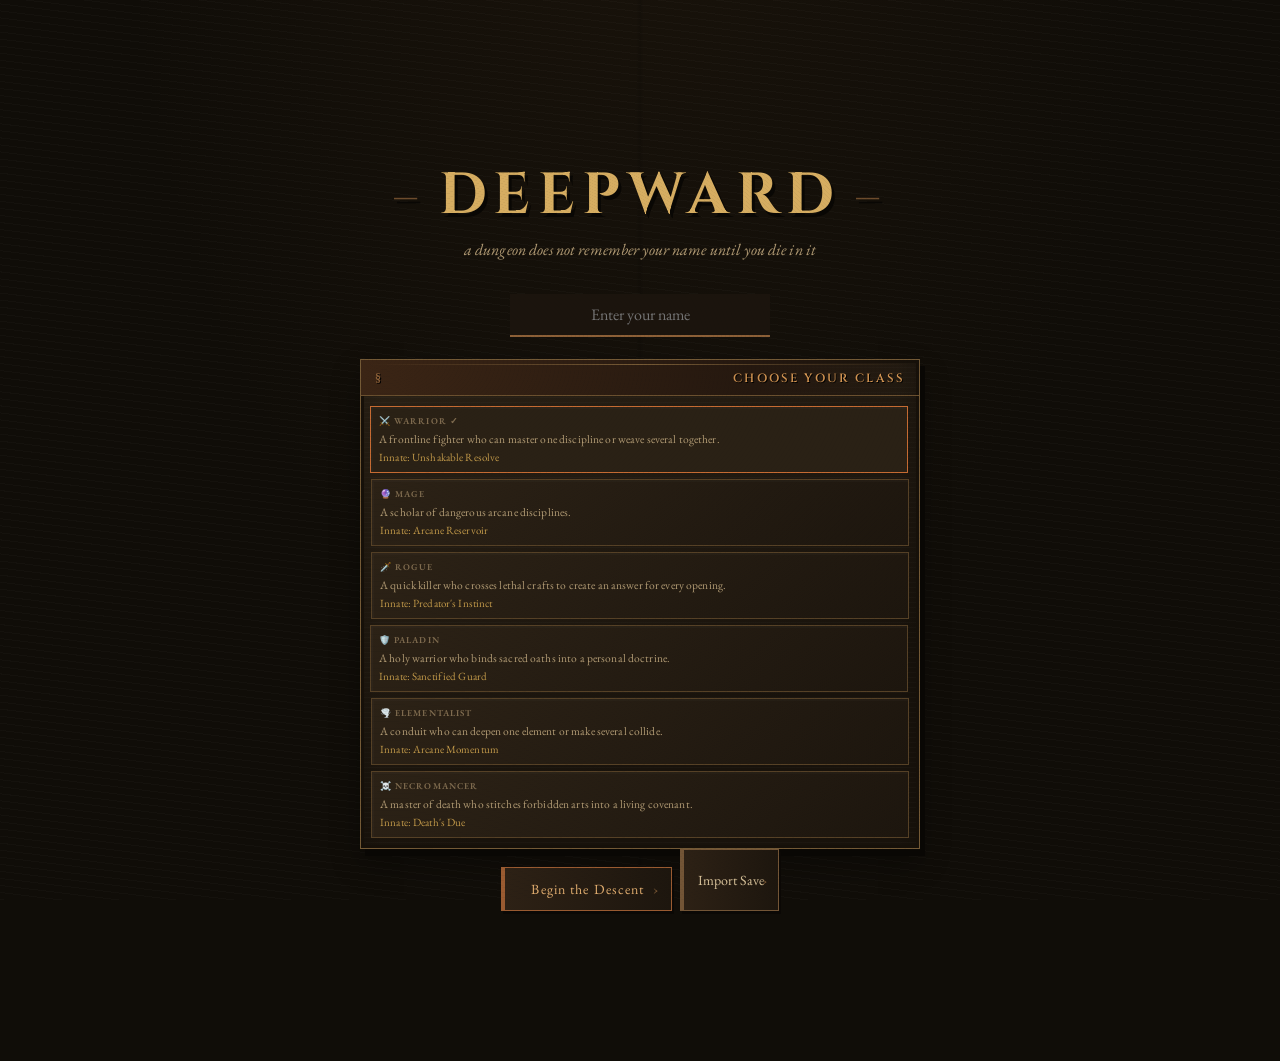
<file: index.html>
<!doctype html>
<html lang="en">
  <head>
    <meta charset="UTF-8" />
    <title>DEEPWARD</title>
    <link rel="preconnect" href="https://fonts.googleapis.com" />
    <link
      href="https://fonts.googleapis.com/css2?family=Cinzel:wght@500;600;700;800&family=EB+Garamond:ital,wght@0,400;0,500;0,600;1,400&family=JetBrains+Mono:wght@400;500;600;700&display=swap"
      rel="stylesheet"
    />
    <link rel="stylesheet" href="ui/deepward-style.css" />
    <script>
      const scripts = [
        'core/utilities.js',
        'core/balance_tuning.js',
        'core/stats.js',
        'core/gear.js',
        'core/traits.js',
        'core/crafting.js',
        'core/mobs.js',
        'core/naming.js',
        'core/classes.js',
        'core/state.js',
        'core/generators.js',
        'core/event_handlers.js',
        'core/metrics.js',
        'core/combat_engine.js',
        'core/save_system.js',
        'core/renderer.js',
        'core/event_wiring.js',
      ];

      async function loadScriptsInOrder() {
        for (const src of scripts) {
          await new Promise((resolve, reject) => {
            const script = document.createElement('script');
            script.src = src;
            script.onload = resolve;
            script.onerror = () => reject(new Error(`Failed to load ${src}`));
            document.head.appendChild(script);
          });
        }
        console.log('All game scripts loaded.');
      }
    </script>
  </head>
  <body>
    <div id="app"></div>
    <script>
      loadScriptsInOrder().catch((error) => console.error(error));
    </script>
  </body>
</html>
</file>
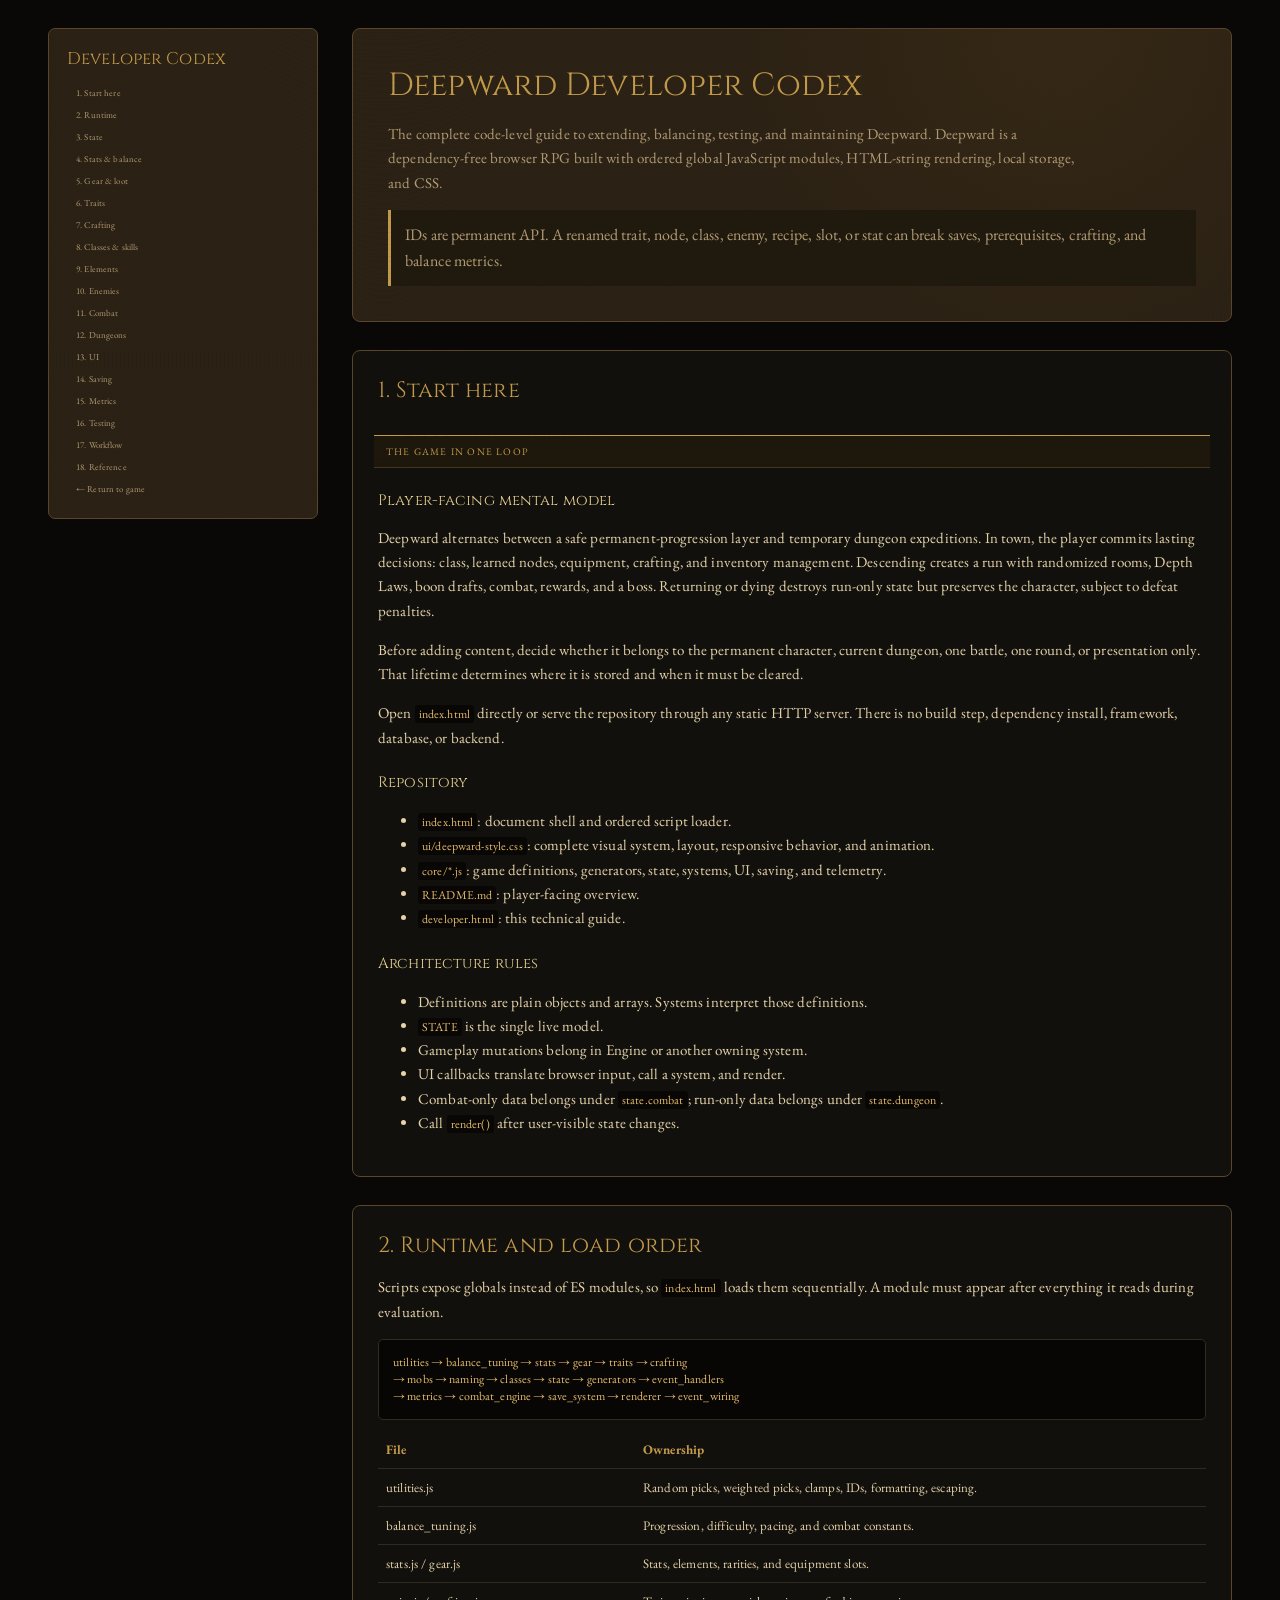
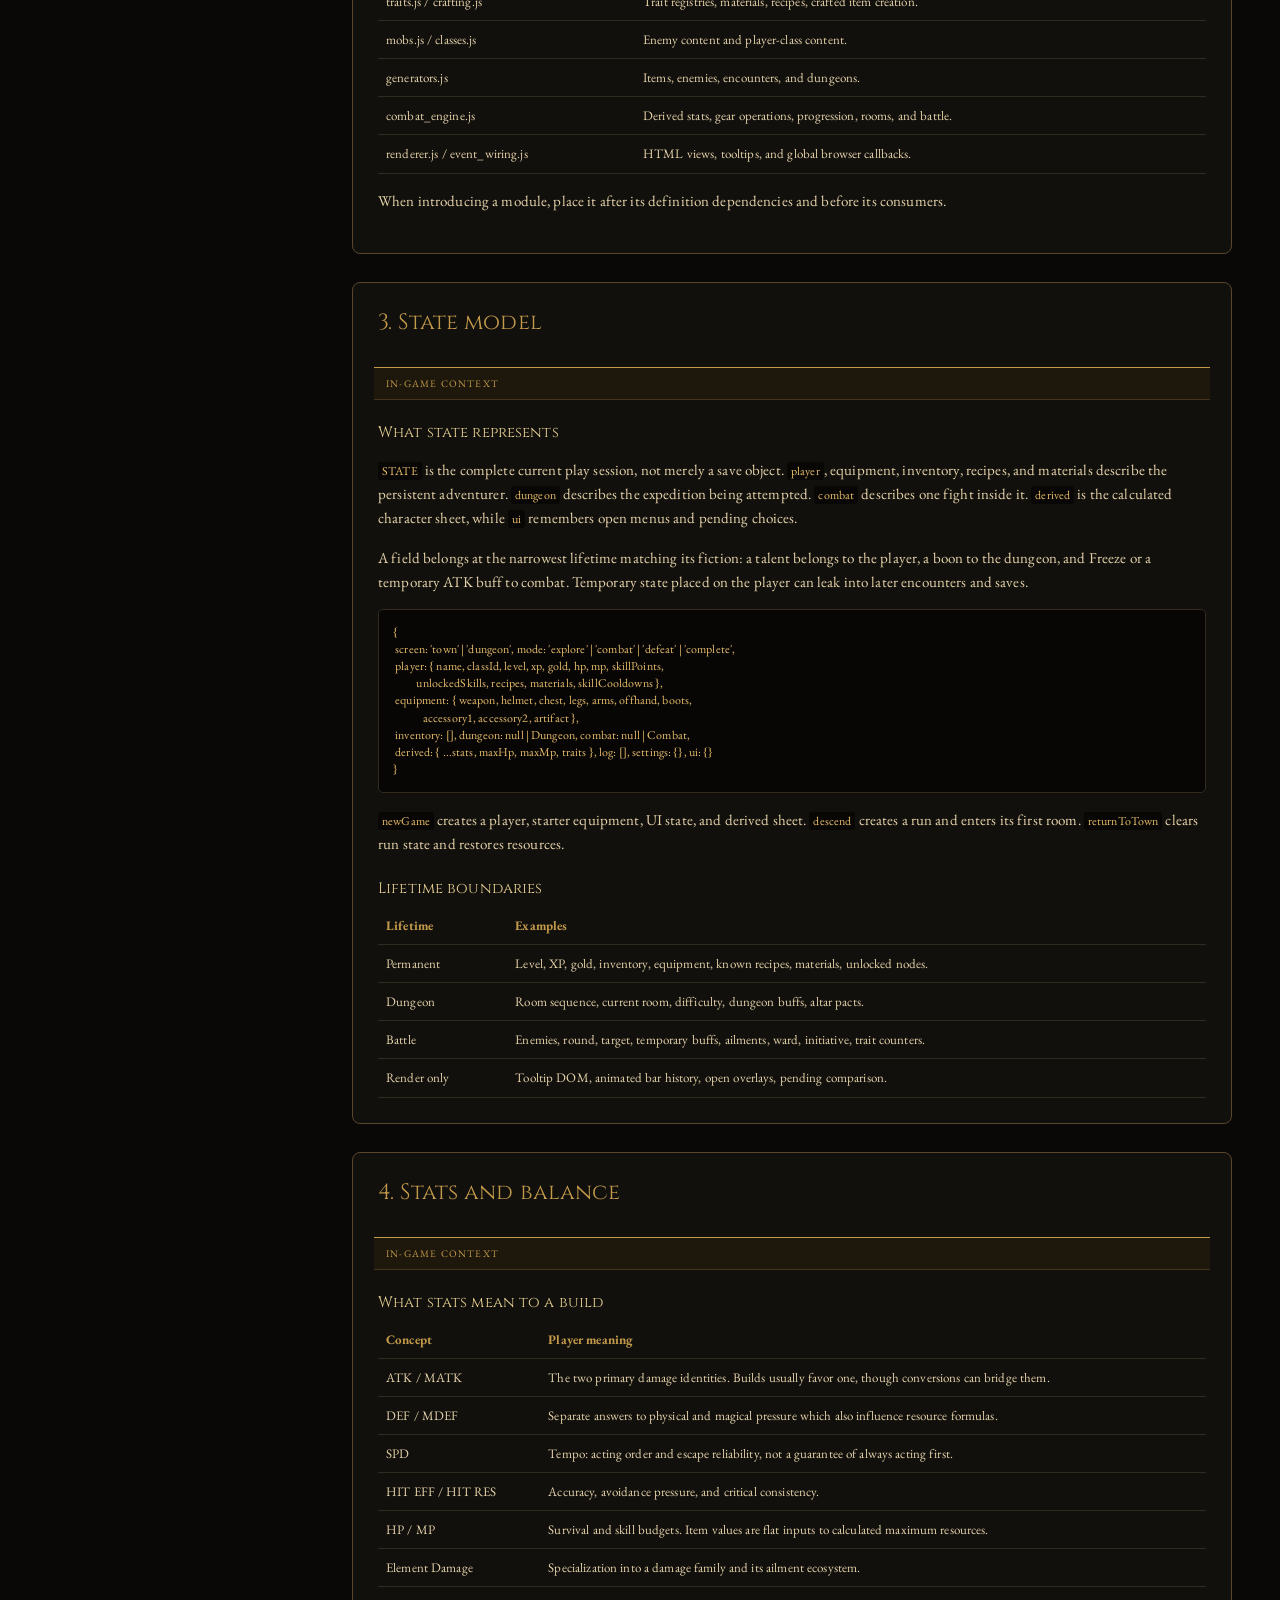
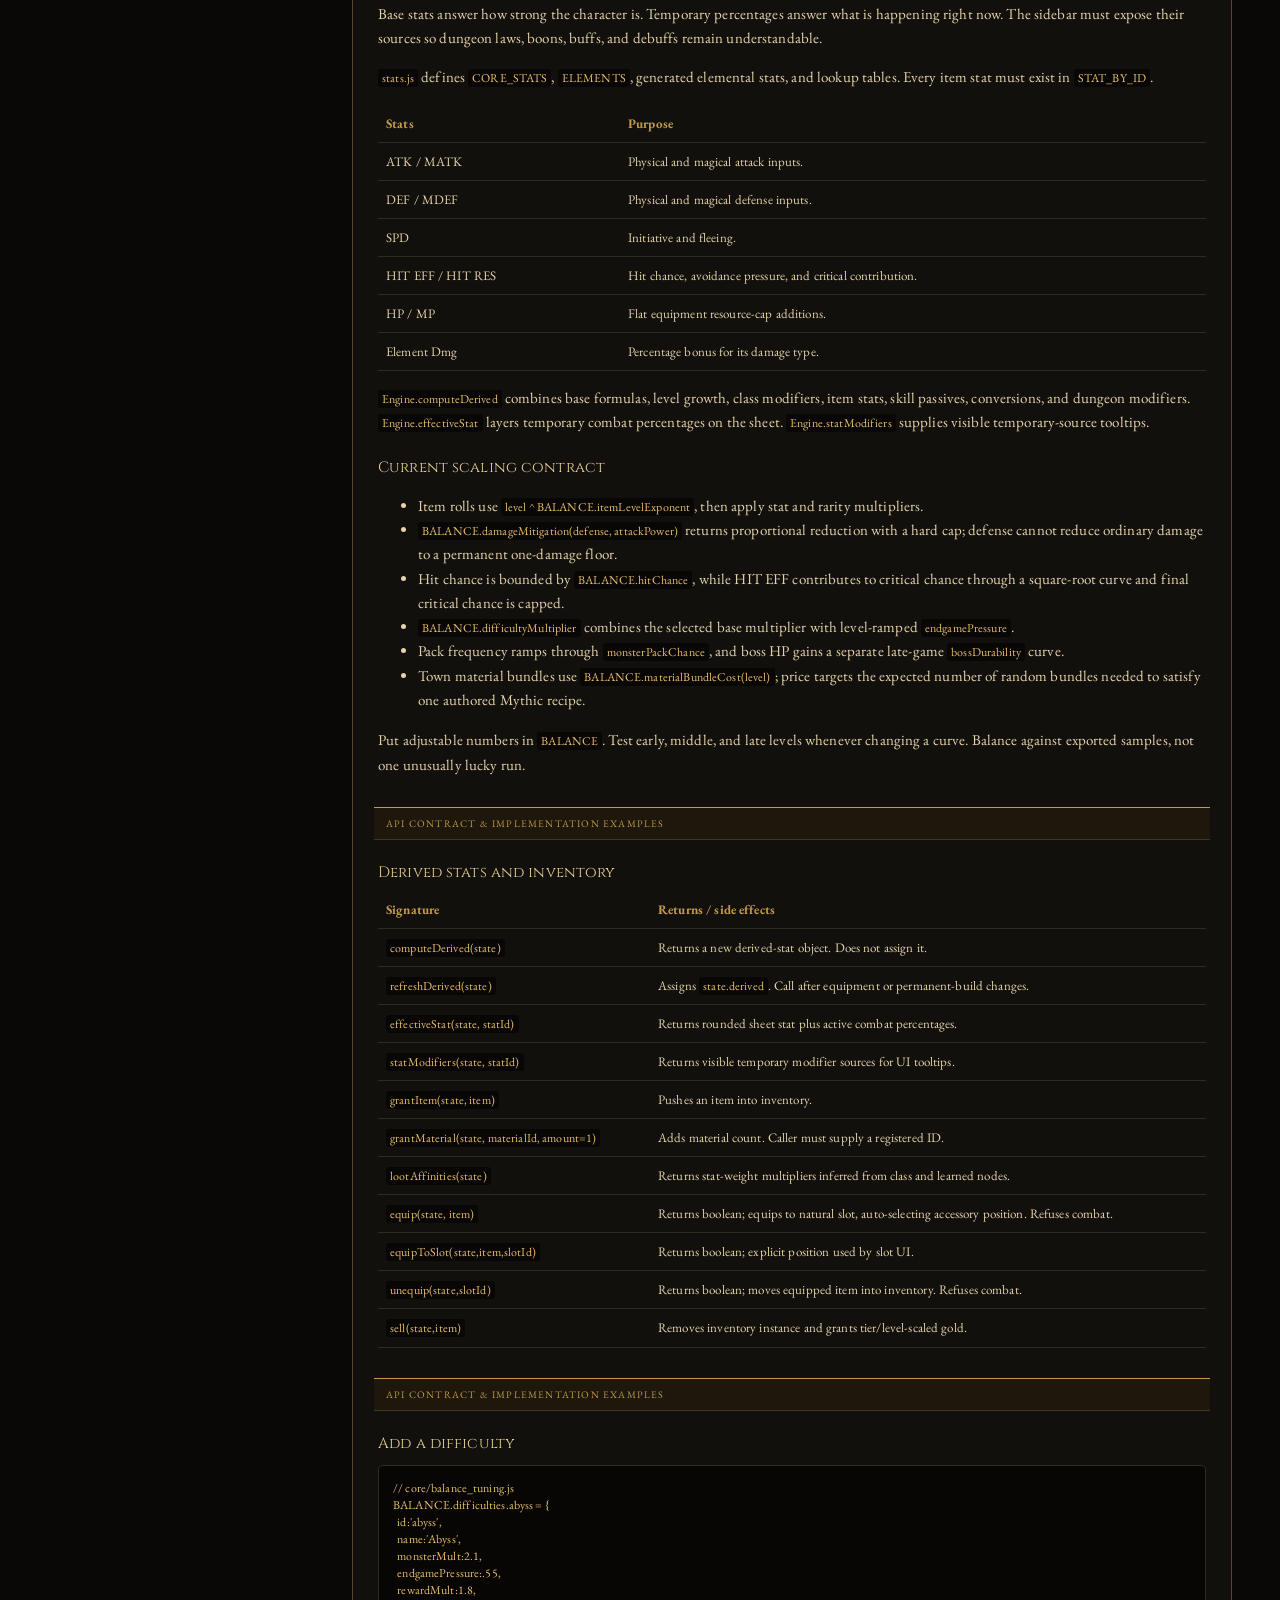
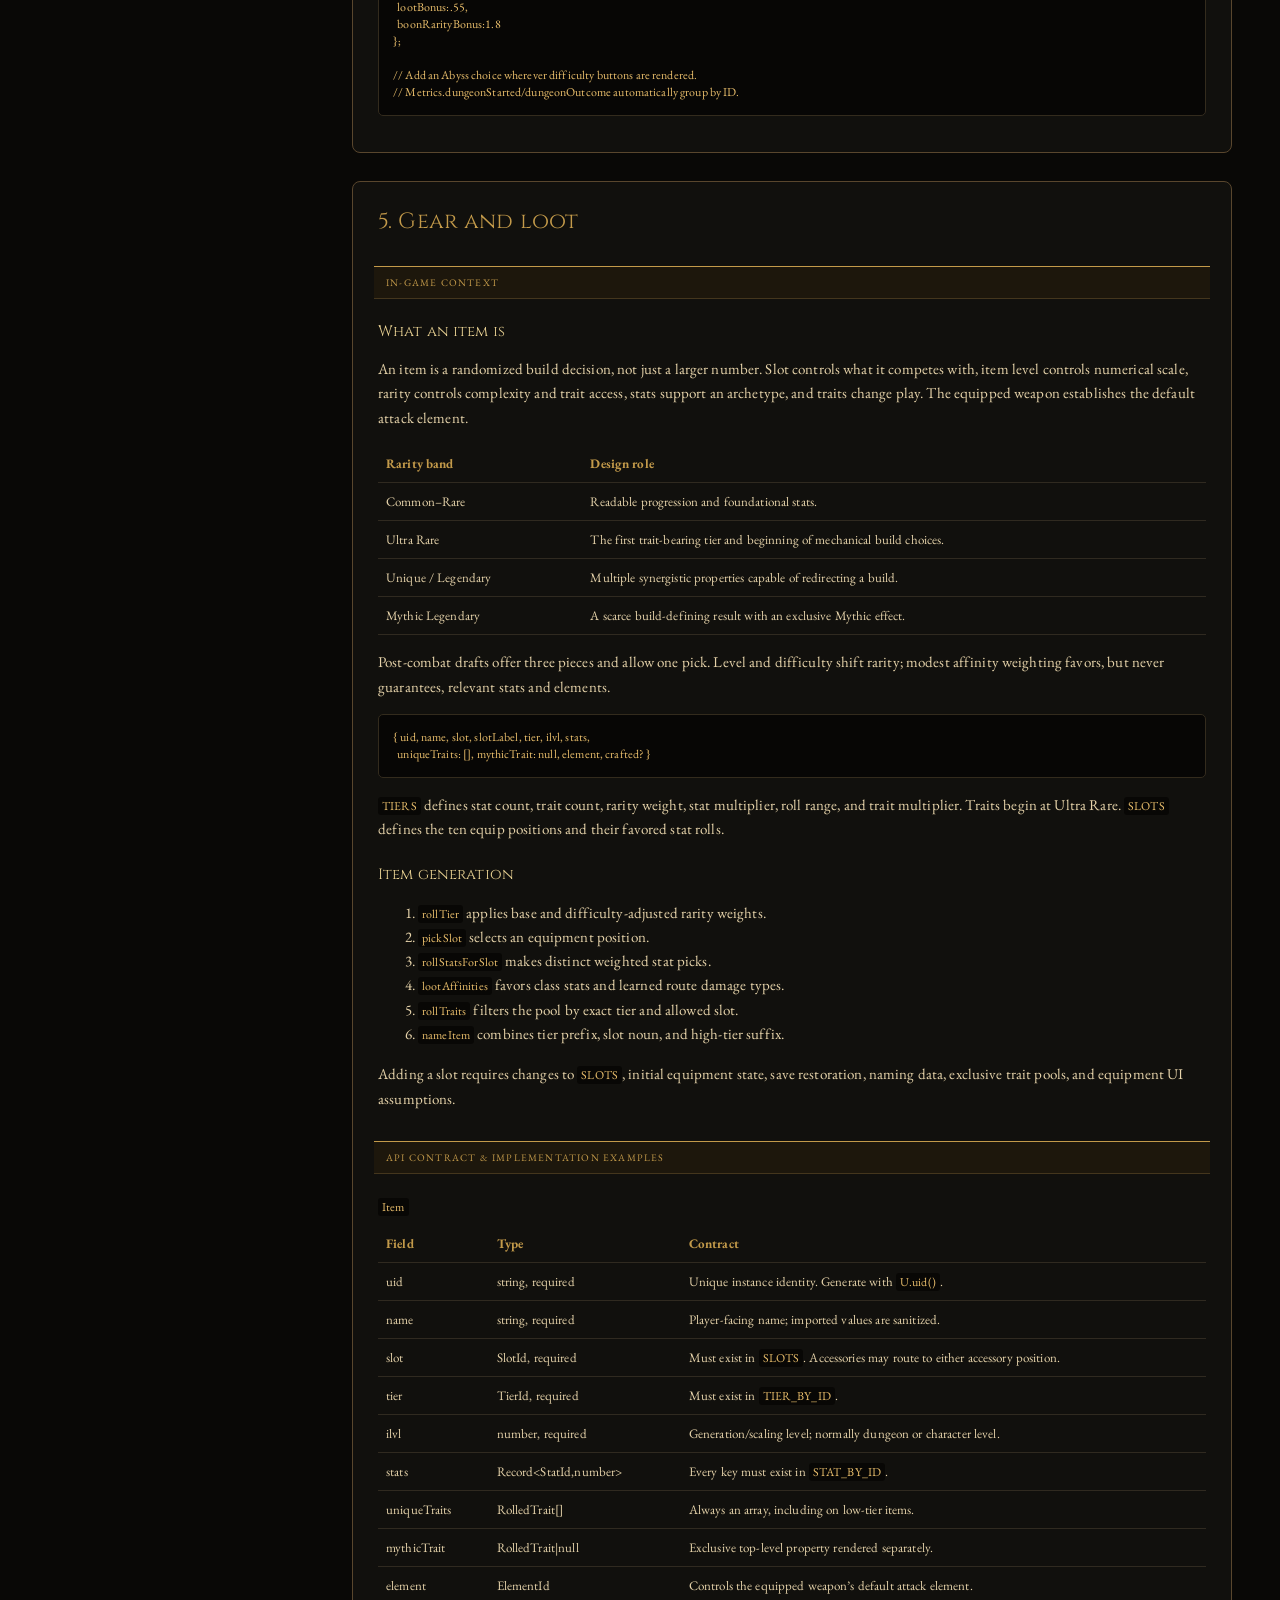
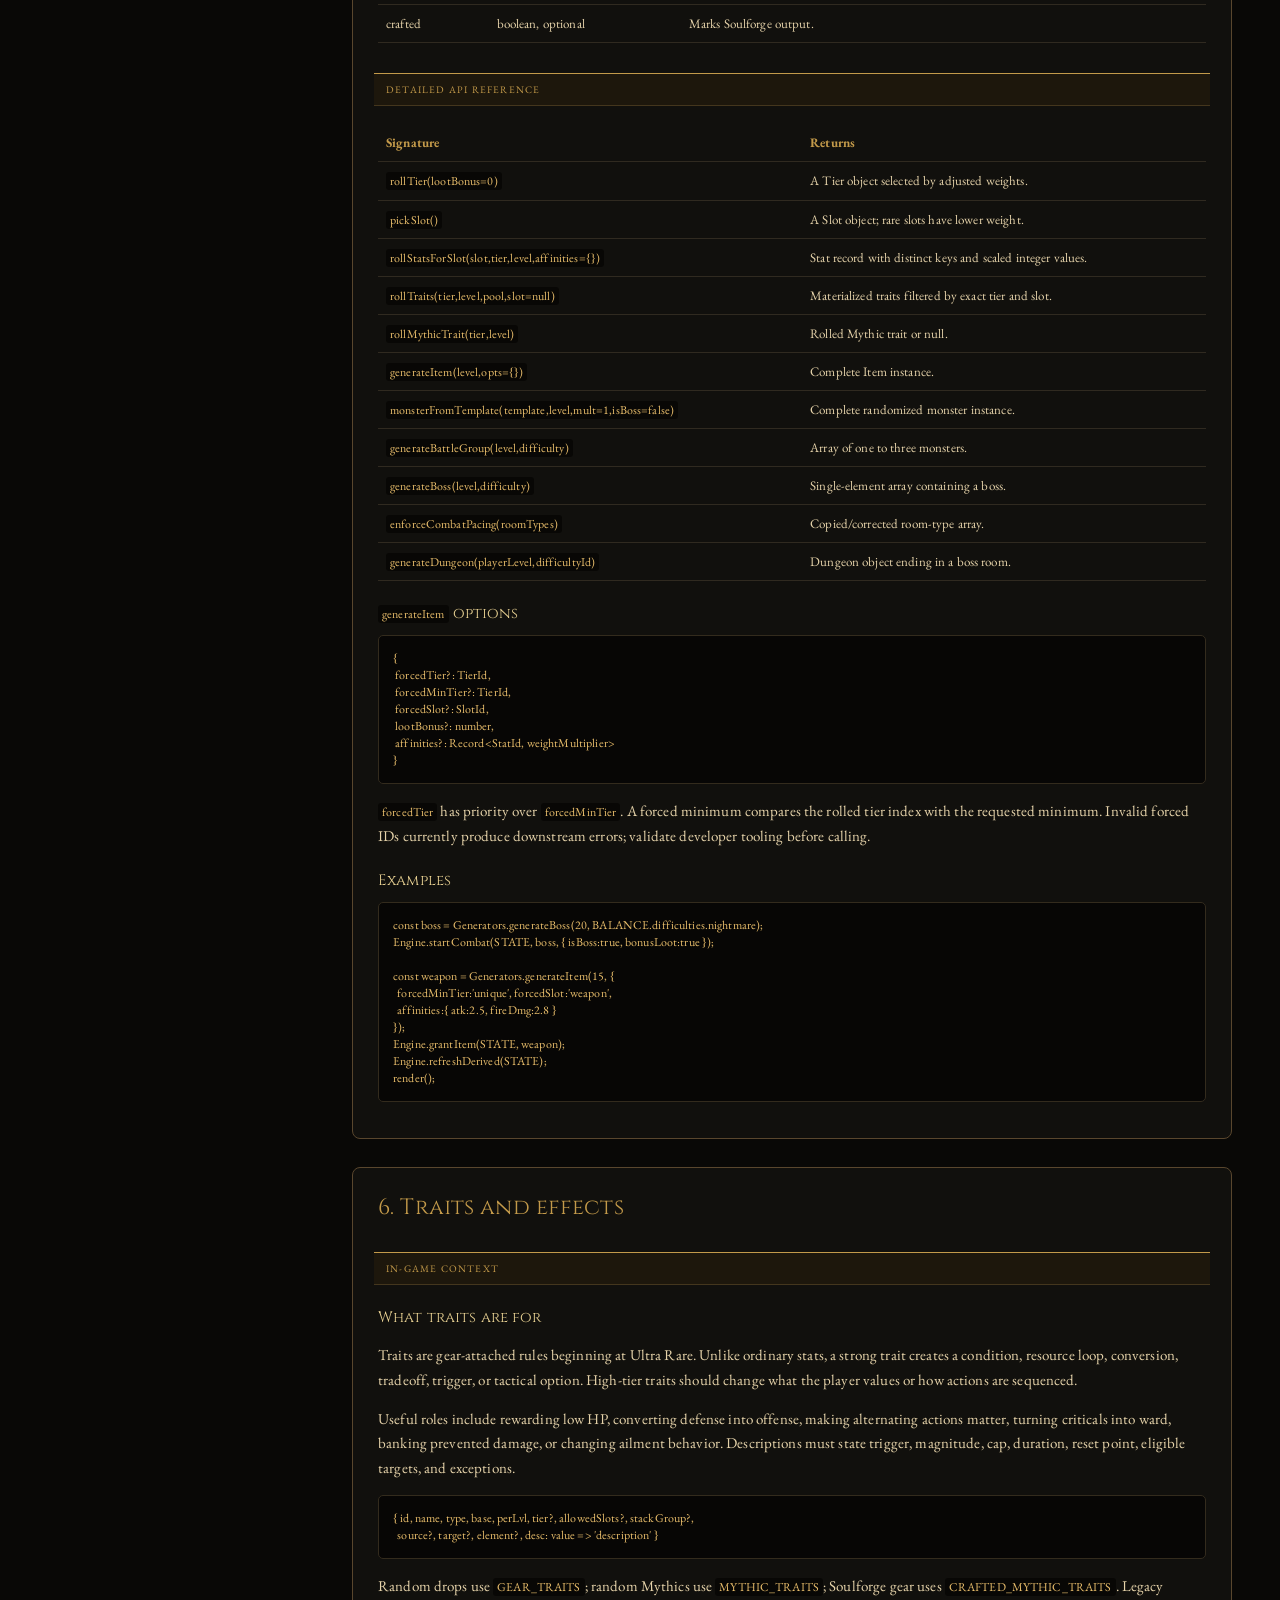
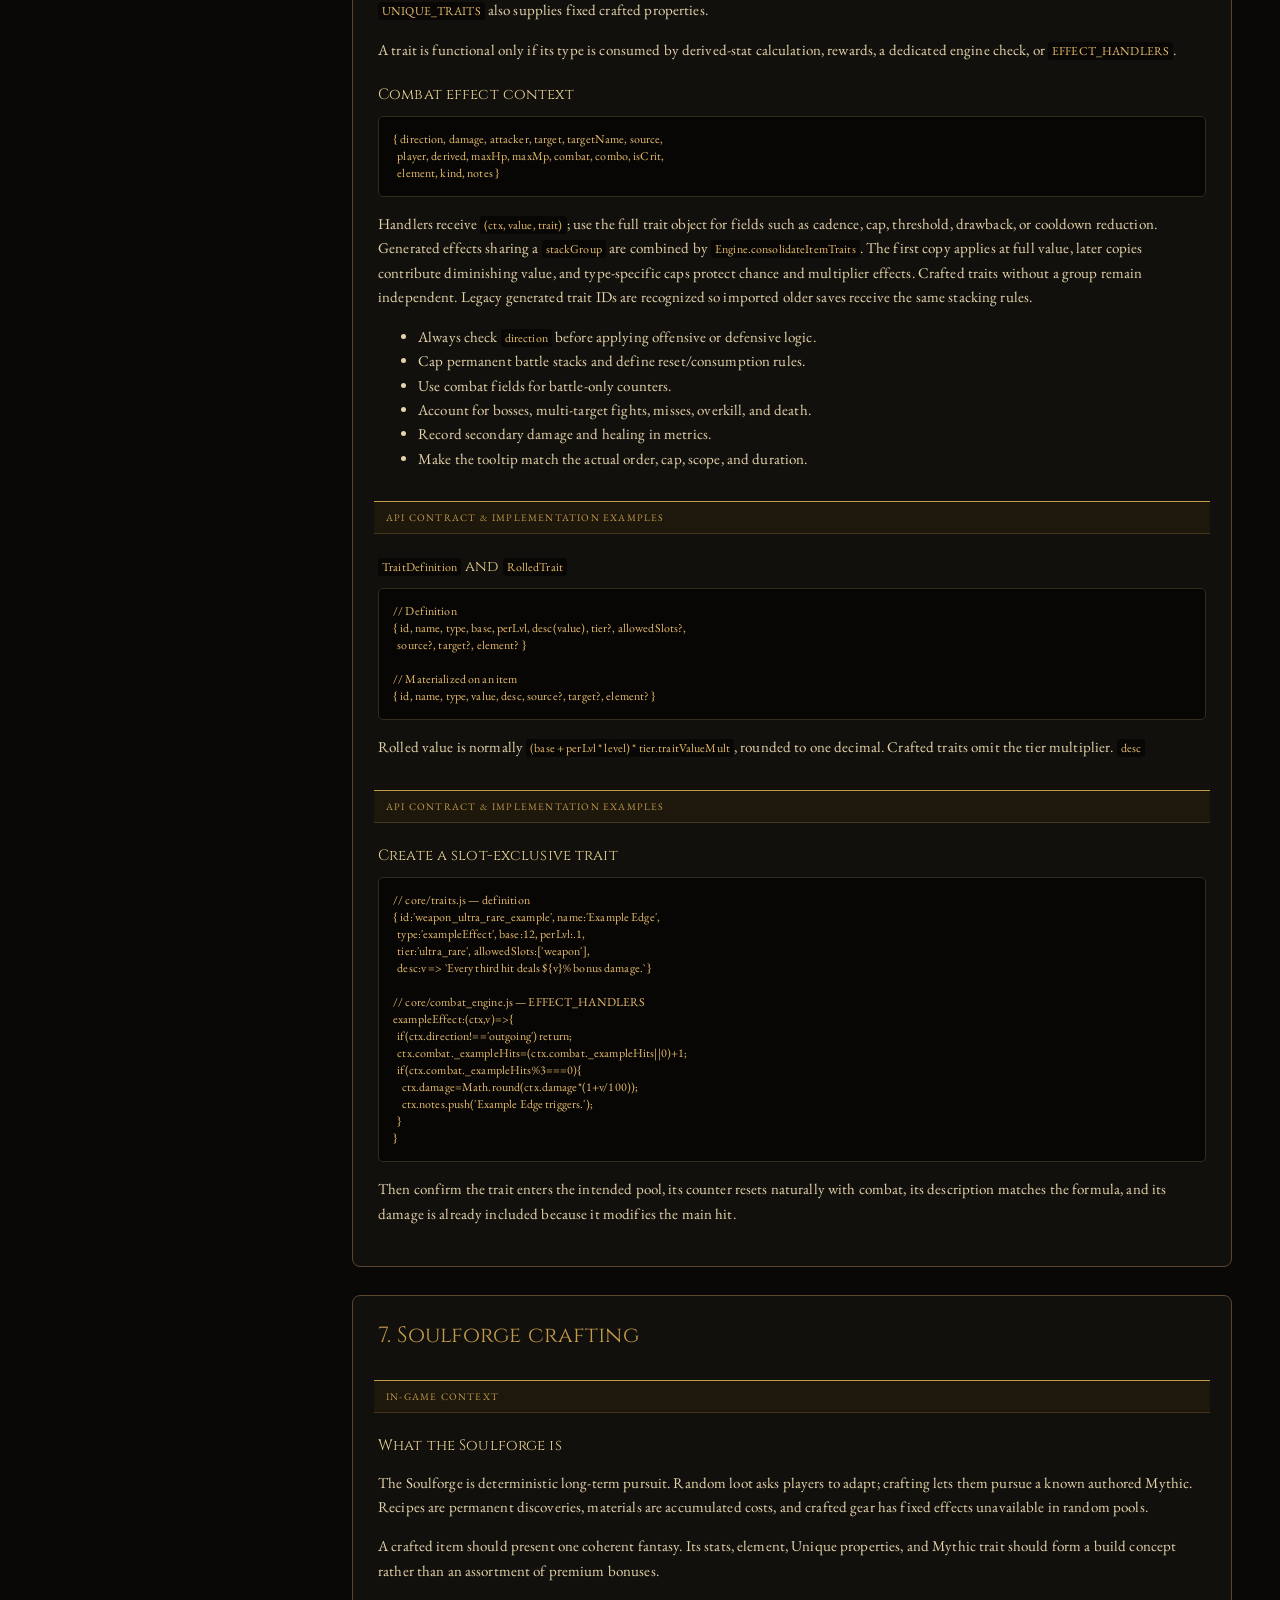
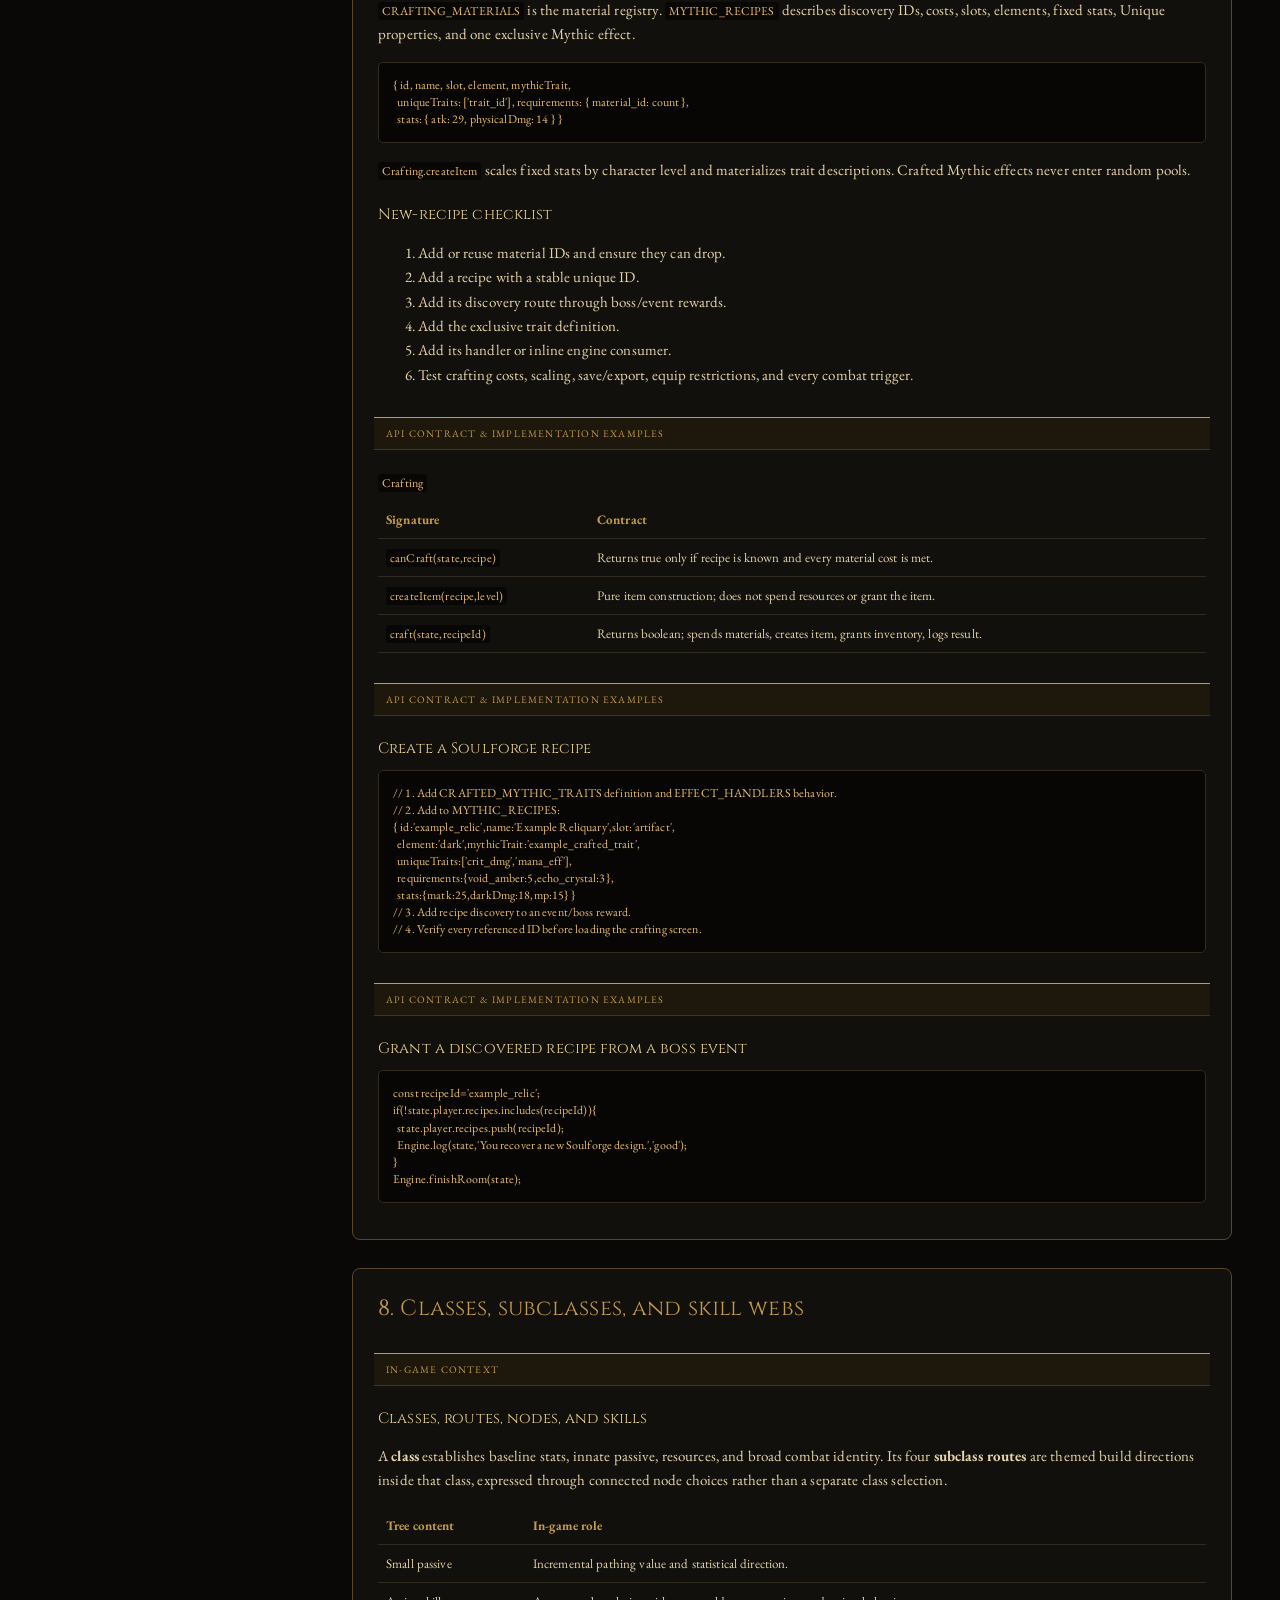
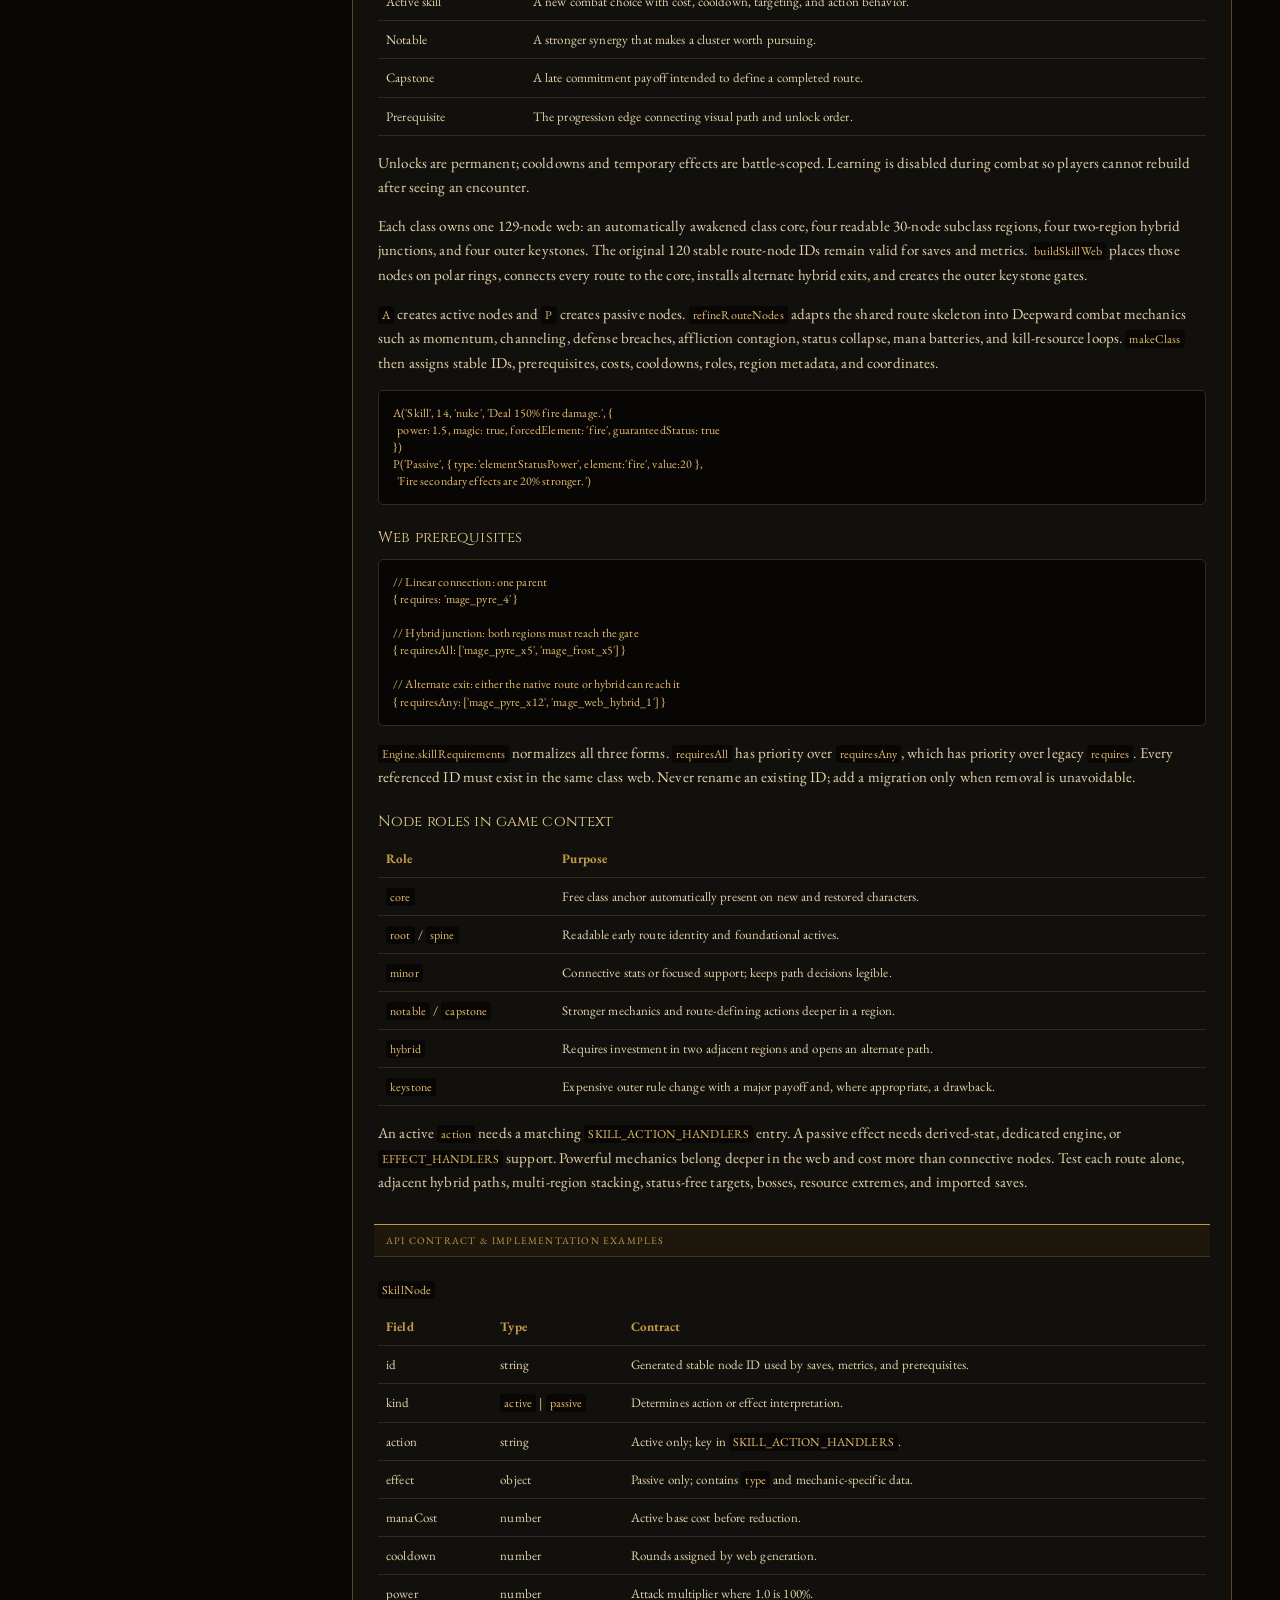
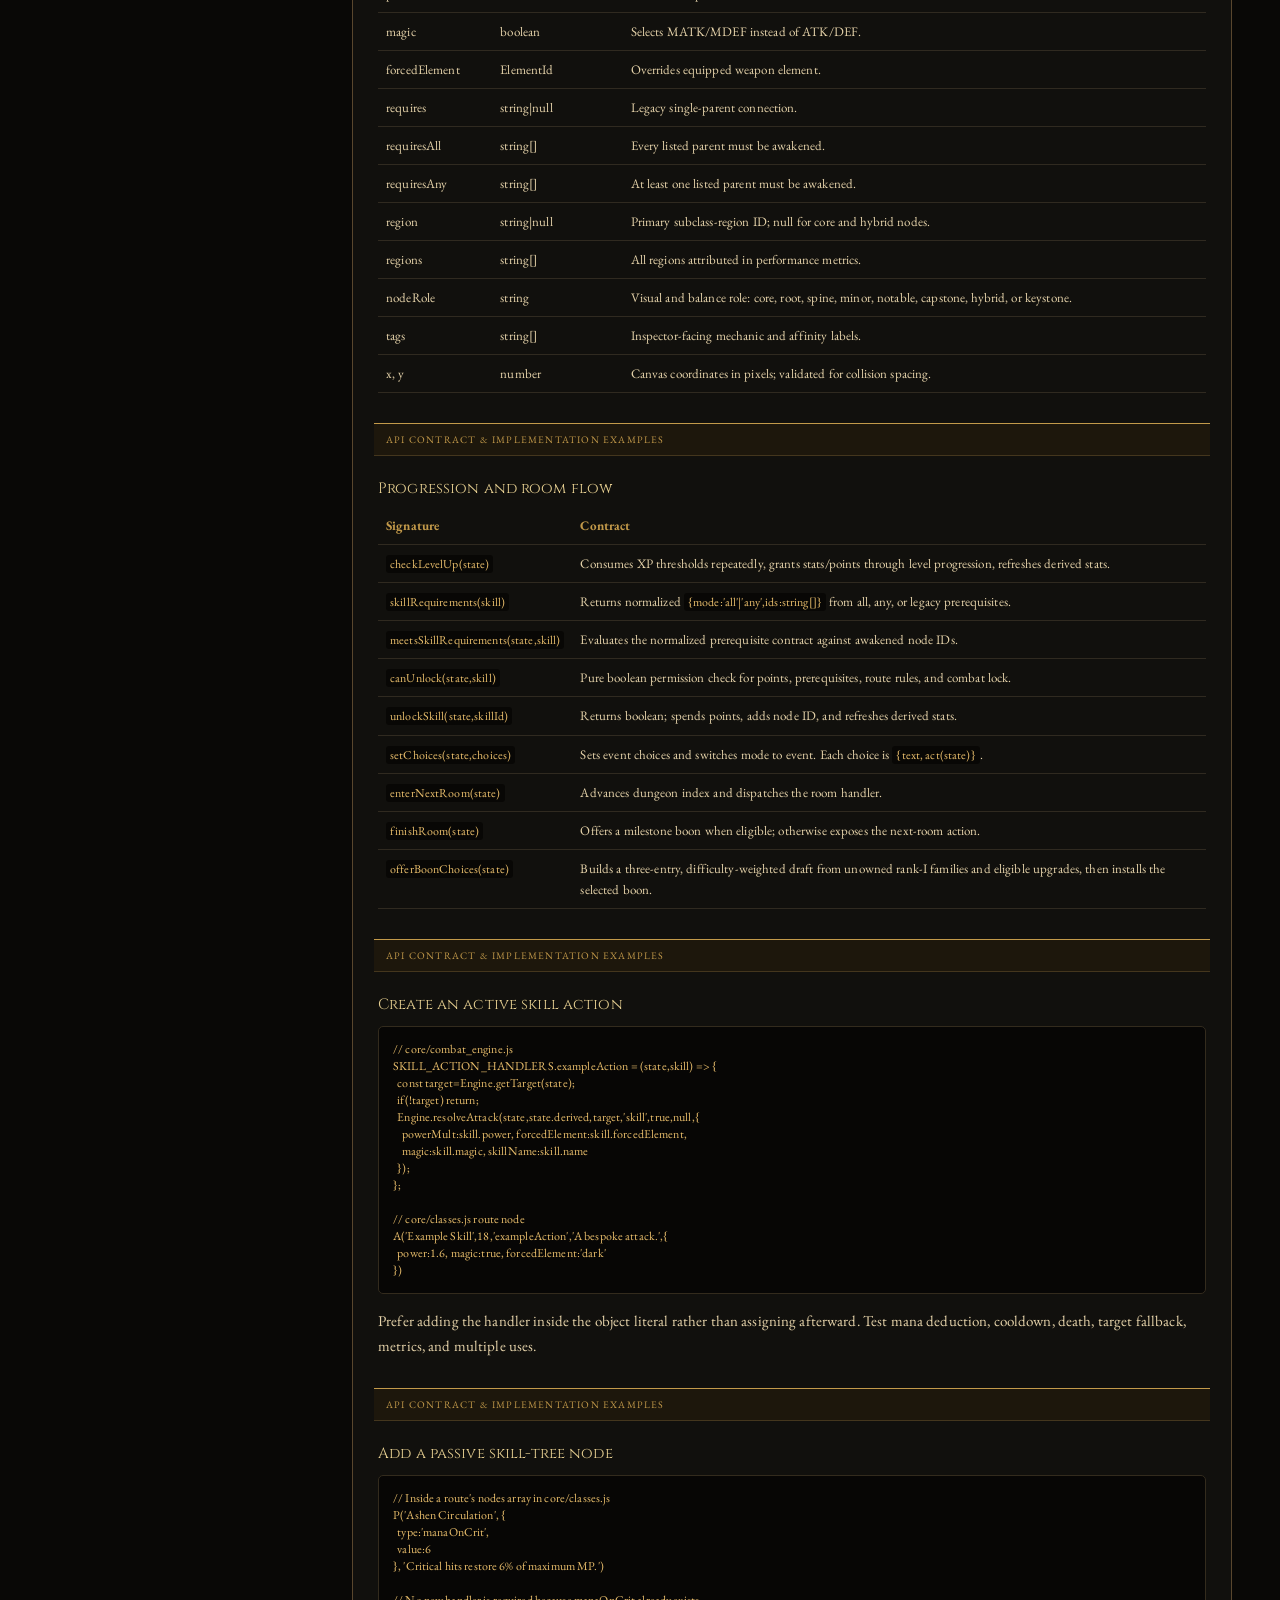
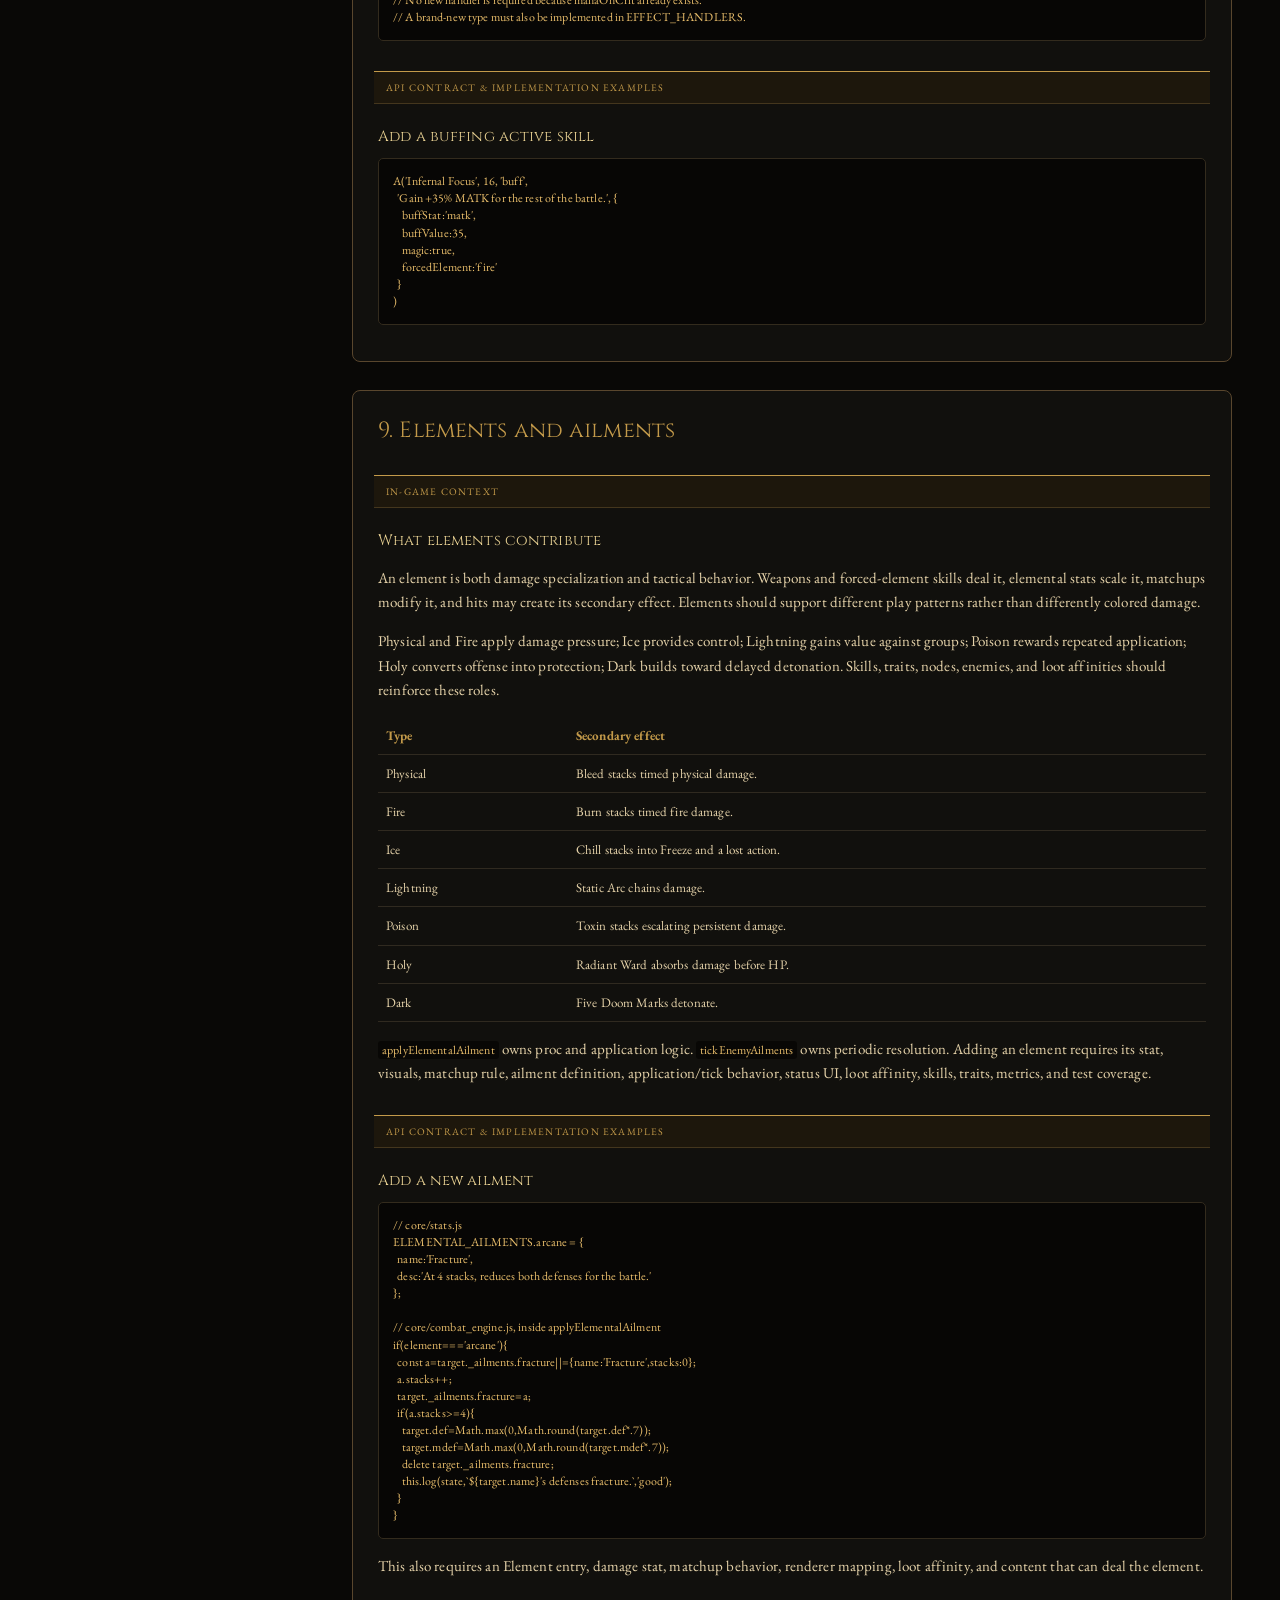
<file: developer.html>
<!DOCTYPE html>
<html lang="en">
<head>
<meta charset="UTF-8"><meta name="viewport" content="width=device-width,initial-scale=1">
<title>Deepward Developer Codex</title>
<link rel="preconnect" href="https://fonts.googleapis.com">
<link href="https://fonts.googleapis.com/css2?family=Cinzel:wght@600;700&family=EB+Garamond:wght@400;500;600&family=JetBrains+Mono:wght@400;600&display=swap" rel="stylesheet">
<link rel="stylesheet" href="ui/deepward-style.css">
<style>
body{overflow:auto;background:#090806;color:var(--ink);line-height:1.62}.docs{display:grid;grid-template-columns:270px minmax(0,900px);gap:34px;max-width:1240px;margin:auto;padding:28px}.toc{position:sticky;top:20px;align-self:start;max-height:calc(100vh - 40px);overflow:auto;padding:18px;border:1px solid var(--stone);background:var(--bg-raised);border-radius:7px}.toc h2{margin:0 0 12px;color:var(--gold);font:17px var(--font-display)}.toc a{display:block;padding:5px 7px;color:var(--ink-dim);font:9px var(--font-mono);text-decoration:none;border-left:2px solid transparent}.toc a:hover{color:var(--gold);border-color:var(--gold)}main{min-width:0}.hero,section{border:1px solid var(--stone);border-radius:8px;background:#11100d}.hero{padding:35px;background:radial-gradient(circle at 80% 0,#49351855,transparent 45%),var(--bg-raised)}.hero h1{margin:0;color:var(--gold);font:32px var(--font-display)}.hero p{max-width:700px;color:var(--ink-dim)}section{scroll-margin-top:18px;margin-top:28px;padding:25px}h2{margin:0 0 13px;color:var(--gold);font:22px var(--font-display)}h3{margin:22px 0 8px;color:#e6cf91;font:15px var(--font-display)}p,li{font-size:15px}code{color:#e8bd6b;background:#080705;padding:1px 4px;border-radius:3px;font:12px var(--font-mono)}pre{overflow:auto;padding:14px;border:1px solid #332b1d;border-radius:5px;background:#070605;color:#d9c9a7;font:11px/1.55 var(--font-mono)}pre code{padding:0;background:none}table{width:100%;border-collapse:collapse;font-size:13px}th,td{padding:8px;border-bottom:1px solid #302a20;text-align:left;vertical-align:top}th{color:var(--gold);font-family:var(--font-mono)}.callout{padding:12px 14px;border-left:3px solid var(--gold);background:#201a0e;color:var(--ink-dim)}.back{color:var(--gold)}@media(max-width:850px){.docs{display:block;padding:14px}.toc{position:relative;top:0;max-height:none;margin-bottom:20px}.hero,section{padding:18px}}
.api-divider{margin:30px -4px 18px;padding:9px 12px;border-top:1px solid var(--gold);border-bottom:1px solid #44361d;color:var(--gold);background:#1d170c;font:10px var(--font-mono);letter-spacing:.12em;text-transform:uppercase}
</style>
</head>
<body><div class="docs">
<nav class="toc"><h2>Developer Codex</h2>
<a href="#start">1. Start here</a><a href="#runtime">2. Runtime</a><a href="#state">3. State</a><a href="#balance">4. Stats & balance</a><a href="#loot">5. Gear & loot</a><a href="#traits">6. Traits</a><a href="#crafting">7. Crafting</a><a href="#skills">8. Classes & skills</a><a href="#elements">9. Elements</a><a href="#enemies">10. Enemies</a><a href="#combat">11. Combat</a><a href="#dungeons">12. Dungeons</a><a href="#ui">13. UI</a><a href="#saves">14. Saving</a><a href="#metrics">15. Metrics</a><a href="#testing">16. Testing</a><a href="#workflow">17. Workflow</a><a href="#reference">18. Reference</a><a href="#schemas">19. Schema API</a><a href="#engine-api">20. Engine API</a><a href="#generator-api">21. Generator API</a><a href="#service-api">22. Service APIs</a><a href="#recipes-api">23. Creation recipes</a><a href="#cookbook">24. Example cookbook</a><a class="back" href="index.html">← Return to game</a>
</nav>
<main>
<header class="hero"><h1>Deepward Developer Codex</h1><p>The complete code-level guide to extending, balancing, testing, and maintaining Deepward. Deepward is a dependency-free browser RPG built with ordered global JavaScript modules, HTML-string rendering, local storage, and CSS.</p><div class="callout">IDs are permanent API. A renamed trait, node, class, enemy, recipe, slot, or stat can break saves, prerequisites, crafting, and balance metrics.</div></header>

<section id="start"><h2>1. Start here</h2><p>Open <code>index.html</code> directly or serve the repository through any static HTTP server. There is no build step, dependency install, framework, database, or backend.</p><h3>Repository</h3><ul><li><code>index.html</code>: document shell and ordered script loader.</li><li><code>ui/deepward-style.css</code>: complete visual system, layout, responsive behavior, and animation.</li><li><code>core/*.js</code>: game definitions, generators, state, systems, UI, saving, and telemetry.</li><li><code>README.md</code>: player-facing overview.</li><li><code>developer.html</code>: this technical guide.</li></ul><h3>Architecture rules</h3><ul><li>Definitions are plain objects and arrays. Systems interpret those definitions.</li><li><code>STATE</code> is the single live model.</li><li>Gameplay mutations belong in Engine or another owning system.</li><li>UI callbacks translate browser input, call a system, and render.</li><li>Combat-only data belongs under <code>state.combat</code>; run-only data belongs under <code>state.dungeon</code>.</li><li>Call <code>render()</code> after user-visible state changes.</li></ul></section>

<section id="runtime"><h2>2. Runtime and load order</h2><p>Scripts expose globals instead of ES modules, so <code>index.html</code> loads them sequentially. A module must appear after everything it reads during evaluation.</p><pre><code>utilities → balance_tuning → stats → gear → traits → crafting
→ mobs → naming → classes → state → generators → event_handlers
→ metrics → combat_engine → save_system → renderer → event_wiring</code></pre><table><tr><th>File</th><th>Ownership</th></tr><tr><td>utilities.js</td><td>Random picks, weighted picks, clamps, IDs, formatting, escaping.</td></tr><tr><td>balance_tuning.js</td><td>Progression, difficulty, pacing, and combat constants.</td></tr><tr><td>stats.js / gear.js</td><td>Stats, elements, rarities, and equipment slots.</td></tr><tr><td>traits.js / crafting.js</td><td>Trait registries, materials, recipes, crafted item creation.</td></tr><tr><td>mobs.js / classes.js</td><td>Enemy content and player-class content.</td></tr><tr><td>generators.js</td><td>Items, enemies, encounters, and dungeons.</td></tr><tr><td>combat_engine.js</td><td>Derived stats, gear operations, progression, rooms, and battle.</td></tr><tr><td>renderer.js / event_wiring.js</td><td>HTML views, tooltips, and global browser callbacks.</td></tr></table><p>When introducing a module, place it after its definition dependencies and before its consumers.</p></section>

<section id="state"><h2>3. State model</h2><pre><code>{
 screen: 'town' | 'dungeon', mode: 'explore' | 'combat' | 'defeat' | 'complete',
 player: { name, classId, level, xp, gold, hp, mp, skillPoints,
           unlockedSkills, recipes, materials, skillCooldowns },
 equipment: { weapon, helmet, chest, legs, arms, offhand, boots,
              accessory1, accessory2, artifact },
 inventory: [], dungeon: null | Dungeon, combat: null | Combat,
 derived: { ...stats, maxHp, maxMp, traits }, log: [], settings: {}, ui: {}
}</code></pre><p><code>newGame</code> creates a player, starter equipment, UI state, and derived sheet. <code>descend</code> creates a run and enters its first room. <code>returnToTown</code> clears run state and restores resources.</p><h3>Lifetime boundaries</h3><table><tr><th>Lifetime</th><th>Examples</th></tr><tr><td>Permanent</td><td>Level, XP, gold, inventory, equipment, known recipes, materials, unlocked nodes.</td></tr><tr><td>Dungeon</td><td>Room sequence, current room, difficulty, dungeon buffs, altar pacts.</td></tr><tr><td>Battle</td><td>Enemies, round, target, temporary buffs, ailments, ward, initiative, trait counters.</td></tr><tr><td>Render only</td><td>Tooltip DOM, animated bar history, open overlays, pending comparison.</td></tr></table></section>

<section id="balance"><h2>4. Stats and balance</h2><p><code>stats.js</code> defines <code>CORE_STATS</code>, <code>ELEMENTS</code>, generated elemental stats, and lookup tables. Every item stat must exist in <code>STAT_BY_ID</code>.</p><table><tr><th>Stats</th><th>Purpose</th></tr><tr><td>ATK / MATK</td><td>Physical and magical attack inputs.</td></tr><tr><td>DEF / MDEF</td><td>Physical and magical defense inputs.</td></tr><tr><td>SPD</td><td>Initiative and fleeing.</td></tr><tr><td>HIT EFF / HIT RES</td><td>Hit chance, avoidance pressure, and critical contribution.</td></tr><tr><td>HP / MP</td><td>Flat equipment resource-cap additions.</td></tr><tr><td>Element Dmg</td><td>Percentage bonus for its damage type.</td></tr></table><p><code>Engine.computeDerived</code> combines base formulas, level growth, class modifiers, item stats, skill passives, conversions, and dungeon modifiers. <code>Engine.effectiveStat</code> layers temporary combat percentages on the sheet. <code>Engine.statModifiers</code> supplies visible temporary-source tooltips.</p><h3>Current scaling contract</h3><ul><li>Item rolls use <code>level ^ BALANCE.itemLevelExponent</code>, then apply stat and rarity multipliers.</li><li><code>BALANCE.damageMitigation(defense, attackPower)</code> returns proportional reduction with a hard cap; defense cannot reduce ordinary damage to a permanent one-damage floor.</li><li>Hit chance is bounded by <code>BALANCE.hitChance</code>, while HIT EFF contributes to critical chance through a square-root curve and final critical chance is capped.</li><li><code>BALANCE.difficultyMultiplier</code> combines the selected base multiplier with level-ramped <code>endgamePressure</code>.</li><li>Pack frequency ramps through <code>monsterPackChance</code>, and boss HP gains a separate late-game <code>bossDurability</code> curve.</li><li>Town material bundles use <code>BALANCE.materialBundleCost(level)</code>; price targets the expected number of random bundles needed to satisfy one authored Mythic recipe.</li></ul><p>Put adjustable numbers in <code>BALANCE</code>. Test early, middle, and late levels whenever changing a curve. Balance against exported samples, not one unusually lucky run.</p></section>

<section id="loot"><h2>5. Gear and loot</h2><pre><code>{ uid, name, slot, slotLabel, tier, ilvl, stats,
  uniqueTraits: [], mythicTrait: null, element, crafted? }</code></pre><p><code>TIERS</code> defines stat count, trait count, rarity weight, stat multiplier, roll range, and trait multiplier. Traits begin at Ultra Rare. <code>SLOTS</code> defines the ten equip positions and their favored stat rolls.</p><h3>Item generation</h3><ol><li><code>rollTier</code> applies base and difficulty-adjusted rarity weights.</li><li><code>pickSlot</code> selects an equipment position.</li><li><code>rollStatsForSlot</code> makes distinct weighted stat picks.</li><li><code>lootAffinities</code> favors class stats and learned route damage types.</li><li><code>rollTraits</code> filters the pool by exact tier and allowed slot.</li><li><code>nameItem</code> combines tier prefix, slot noun, and high-tier suffix.</li></ol><p>Adding a slot requires changes to <code>SLOTS</code>, initial equipment state, save restoration, naming data, exclusive trait pools, and equipment UI assumptions.</p></section>

<section id="traits"><h2>6. Traits and effects</h2><pre><code>{ id, name, type, base, perLvl, tier?, allowedSlots?, stackGroup?,
  source?, target?, element?, desc: value =&gt; 'description' }</code></pre><p>Random drops use <code>GEAR_TRAITS</code>; random Mythics use <code>MYTHIC_TRAITS</code>; Soulforge gear uses <code>CRAFTED_MYTHIC_TRAITS</code>. Legacy <code>UNIQUE_TRAITS</code> also supplies fixed crafted properties.</p><p>A trait is functional only if its type is consumed by derived-stat calculation, rewards, a dedicated engine check, or <code>EFFECT_HANDLERS</code>.</p><h3>Combat effect context</h3><pre><code>{ direction, damage, attacker, target, targetName, source,
  player, derived, maxHp, maxMp, combat, combo, isCrit,
  element, kind, notes }</code></pre><p>Handlers receive <code>(ctx, value, trait)</code>; use the full trait object for fields such as cadence, cap, threshold, drawback, or cooldown reduction. Generated effects sharing a <code>stackGroup</code> are combined by <code>Engine.consolidateItemTraits</code>. The first copy applies at full value, later copies contribute diminishing value, and type-specific caps protect chance and multiplier effects. Crafted traits without a group remain independent. Legacy generated trait IDs are recognized so imported older saves receive the same stacking rules.</p><ul><li>Always check <code>direction</code> before applying offensive or defensive logic.</li><li>Cap permanent battle stacks and define reset/consumption rules.</li><li>Use combat fields for battle-only counters.</li><li>Account for bosses, multi-target fights, misses, overkill, and death.</li><li>Record secondary damage and healing in metrics.</li><li>Make the tooltip match the actual order, cap, scope, and duration.</li></ul></section>

<section id="crafting"><h2>7. Soulforge crafting</h2><p><code>CRAFTING_MATERIALS</code> is the material registry. <code>MYTHIC_RECIPES</code> describes discovery IDs, costs, slots, elements, fixed stats, Unique properties, and one exclusive Mythic effect.</p><pre><code>{ id, name, slot, element, mythicTrait,
  uniqueTraits: ['trait_id'], requirements: { material_id: count },
  stats: { atk: 29, physicalDmg: 14 } }</code></pre><p><code>Crafting.createItem</code> scales fixed stats by character level and materializes trait descriptions. Crafted Mythic effects never enter random pools.</p><h3>New-recipe checklist</h3><ol><li>Add or reuse material IDs and ensure they can drop.</li><li>Add a recipe with a stable unique ID.</li><li>Add its discovery route through boss/event rewards.</li><li>Add the exclusive trait definition.</li><li>Add its handler or inline engine consumer.</li><li>Test crafting costs, scaling, save/export, equip restrictions, and every combat trigger.</li></ol></section>

<section id="skills"><h2>8. Classes, subclasses, and skill webs</h2><p>Each class owns one 129-node web: an automatically awakened class core, four readable 30-node subclass regions, four two-region hybrid junctions, and four outer keystones. The original 120 stable route-node IDs remain valid for saves and metrics. <code>buildSkillWeb</code> places those nodes on polar rings, connects every route to the core, installs alternate hybrid exits, and creates the outer keystone gates.</p><p><code>A</code> creates active nodes and <code>P</code> creates passive nodes. <code>refineRouteNodes</code> adapts the shared route skeleton into Deepward combat mechanics such as momentum, channeling, defense breaches, affliction contagion, status collapse, mana batteries, and kill-resource loops. <code>makeClass</code> then assigns stable IDs, prerequisites, costs, cooldowns, roles, region metadata, and coordinates.</p><pre><code>A('Skill', 14, 'nuke', 'Deal 150% fire damage.', {
  power: 1.5, magic: true, forcedElement: 'fire', guaranteedStatus: true
})
P('Passive', { type:'elementStatusPower', element:'fire', value:20 },
  'Fire secondary effects are 20% stronger.')</code></pre><h3>Web prerequisites</h3><pre><code>// Linear connection: one parent
{ requires: 'mage_pyre_4' }

// Hybrid junction: both regions must reach the gate
{ requiresAll: ['mage_pyre_x5', 'mage_frost_x5'] }

// Alternate exit: either the native route or hybrid can reach it
{ requiresAny: ['mage_pyre_x12', 'mage_web_hybrid_1'] }</code></pre><p><code>Engine.skillRequirements</code> normalizes all three forms. <code>requiresAll</code> has priority over <code>requiresAny</code>, which has priority over legacy <code>requires</code>. Every referenced ID must exist in the same class web. Never rename an existing ID; add a migration only when removal is unavoidable.</p><h3>Node roles in game context</h3><table><tr><th>Role</th><th>Purpose</th></tr><tr><td><code>core</code></td><td>Free class anchor automatically present on new and restored characters.</td></tr><tr><td><code>root</code> / <code>spine</code></td><td>Readable early route identity and foundational actives.</td></tr><tr><td><code>minor</code></td><td>Connective stats or focused support; keeps path decisions legible.</td></tr><tr><td><code>notable</code> / <code>capstone</code></td><td>Stronger mechanics and route-defining actions deeper in a region.</td></tr><tr><td><code>hybrid</code></td><td>Requires investment in two adjacent regions and opens an alternate path.</td></tr><tr><td><code>keystone</code></td><td>Expensive outer rule change with a major payoff and, where appropriate, a drawback.</td></tr></table><p>An active <code>action</code> needs a matching <code>SKILL_ACTION_HANDLERS</code> entry. A passive effect needs derived-stat, dedicated engine, or <code>EFFECT_HANDLERS</code> support. Powerful mechanics belong deeper in the web and cost more than connective nodes. Test each route alone, adjacent hybrid paths, multi-region stacking, status-free targets, bosses, resource extremes, and imported saves.</p></section>

<section id="elements"><h2>9. Elements and ailments</h2><table><tr><th>Type</th><th>Secondary effect</th></tr><tr><td>Physical</td><td>Bleed stacks timed physical damage.</td></tr><tr><td>Fire</td><td>Burn stacks timed fire damage.</td></tr><tr><td>Ice</td><td>Chill stacks into Freeze and a lost action.</td></tr><tr><td>Lightning</td><td>Static Arc chains damage.</td></tr><tr><td>Poison</td><td>Toxin stacks escalating persistent damage.</td></tr><tr><td>Holy</td><td>Radiant Ward absorbs damage before HP.</td></tr><tr><td>Dark</td><td>Five Doom Marks detonate.</td></tr></table><p><code>applyElementalAilment</code> owns proc and application logic. <code>tickEnemyAilments</code> owns periodic resolution. Adding an element requires its stat, visuals, matchup rule, ailment definition, application/tick behavior, status UI, loot affinity, skills, traits, metrics, and test coverage.</p></section>

<section id="enemies"><h2>10. Enemies and bosses</h2><p><code>MONSTER_TEMPLATES</code> and <code>BOSS_TEMPLATES</code> define ratios, moves, elements, and flavor. Move helpers create strikes, buffs, heals, and debuffs. <code>ENEMY_IDENTITIES</code> adds an authored tactical role, stat modifiers, charge bias, and utility bias.</p><pre><code>{ id, name, icon, element, flavor, atk, def, matk, mdef, spd,
  moves: [Strike('Move', 1.2, { dotPct: 5 })] }
Identity('Tactical role', 'Player-facing explanation',
  { atk:1.15, hp:.9, spd:1.1 }, chargeBias, utilityBias)</code></pre><p><code>monsterFromTemplate</code> combines level scaling, the effective difficulty multiplier, early-game mercy, identity modifiers, boss durability, and per-spawn variance. <code>generateBattleGroup</code> uses the level-ramped pack chance, so early encounters favor readable single enemies while later floors apply more group pressure. Every new enemy needs an identity. Test its minimum and maximum rolls, solo and pack behavior, charge/utility cadence, status pressure, elemental matchup, and boss phase.</p></section>

<section id="combat"><h2>11. Combat lifecycle</h2><ol><li><code>startCombat</code> refreshes stats and creates encounter state.</li><li>The player locks an action.</li><li><code>resolveRound</code> sorts living actors by SPD plus bounded jitter.</li><li>Actors resolve sequentially with visible delays.</li><li><code>resolveAttack</code> handles hit, crit, defense, elements, traits, HP, ailments, and telemetry.</li><li><code>endOfRound</code> ticks regeneration, DoTs, ailments, cooldowns, statuses, retargeting, revival, and victory.</li><li><code>endCombat</code> records the result and advances room flow.</li></ol><h3>Damage order</h3><pre><code>attack power → proportional defense mitigation → element bonus/matchup → critical
→ outgoing traits → HP damage → ailments and secondary hits

incoming roll → defensive traits → Defend mitigation → Radiant Ward → HP</code></pre><p>Ordering is part of balance. Document intentional changes. Gear changes and skill learning are forbidden in combat. Controls remain disabled while a round is resolving.</p></section>

<section id="dungeons"><h2>12. Dungeons and events</h2><p><code>generateDungeon</code> chooses theme, difficulty, room count, weighted rooms, pacing corrections, two Depth Laws, and a boss. <code>enforceCombatPacing</code> limits non-combat streaks and enforces a minimum fight share. A three-option boon draft occurs after every second cleared non-boss room, and selected boons persist until the run ends.</p><h3>Boons and upgrades</h3><p><code>DUNGEON_BOONS</code> defines each rank-I family. <code>BOON_POWER_BY_ID</code> assigns its intrinsic <code>lesser</code>, <code>greater</code>, or <code>mythic</code> power rarity; <code>BOON_POWER_TIERS</code> supplies base draw weights. <code>upgradedDungeonBoon(base,tier)</code> materializes ranks I–III and uses <code>BOON_UPGRADE_TEXT</code> for rank-specific descriptions. Power rarity and upgrade rank are separate: rarity controls how often a family is offered, while rank describes the owned chain level.</p><p><code>Engine.offerBoonChoices</code> uses weighted sampling without replacement. Greater and Mythic weights increase with <code>difficulty.boonRarityBonus</code>, while Lesser weight decreases. Eligible rank-II and rank-III entries enter the same pool only when the preceding rank is owned; their weights are additionally reduced, so an upgrade is possible but never guaranteed. Claiming an upgrade replaces the prior rank instead of stacking it.</p><p><code>EVENT_HANDLERS</code> covers battles, chests, merchants, gambling, traps, shrines, mysteries, bosses, ambushes, archives, wells, collapses, healers, altars, bonfires, black markets, puzzles, foraging, guarded caches, deep pools, and camps.</p><h3>Add a boon</h3><ol><li>Add a stable-ID rank-I definition to <code>DUNGEON_BOONS</code>.</li><li>Assign the ID in <code>BOON_POWER_BY_ID</code> based on total run impact, not numerical size alone.</li><li>Add both higher-rank descriptions to <code>BOON_UPGRADE_TEXT</code>.</li><li>Implement exceptional scaling in <code>upgradedDungeonBoon</code>; generic numeric effects may use its default scaling.</li><li>Register any new effect type in the appropriate combat trait hook or add the temporary skill action handler.</li><li>Test all three ranks, replacement behavior, battle resets, run cleanup, and draft frequency on every difficulty.</li></ol><h3>Add an event</h3><ol><li>Add its room weight in the generator.</li><li>Add <code>EVENT_HANDLERS[type](state)</code>.</li><li>Log the event and set choices or begin combat.</li><li>Ensure all branches eventually finish the room or enter a terminal flow.</li><li>Choose the correct duration for rewards and penalties.</li><li>Test insufficient resources, repeated events, save boundaries, and defeat paths.</li></ol></section>

<section id="ui"><h2>13. Rendering and UI</h2><p><code>renderer.js</code> builds HTML strings. <code>render()</code> chooses the scene, updates <code>#app</code>, applies theme classes, saves, animates bars, and upgrades title attributes into custom tooltips.</p><p>The skill-web overlay renders region backdrops, every normalized prerequisite edge, node-role seals, a persistent inspector, and region-focus navigation. Selection and viewport scroll live in <code>state.ui</code>; rerenders restore the previous map position. Locked nodes remain selectable so their mechanic and missing prerequisites can be inspected.</p><p>Global callbacks live in <code>event_wiring.js</code> because inline event attributes need global functions. Keep callbacks thin and escape player-controlled or imported strings with <code>U.escapeHtml</code>.</p><h3>Overlay contract</h3><ul><li>Open/closed state lives in <code>state.ui</code>.</li><li>The backdrop closes the overlay.</li><li>Mutation restrictions are enforced in the engine as well as UI.</li><li>Combat controls disable during resolution.</li><li>New animation respects <code>reduceMotion</code>.</li><li>Layouts are tested on narrow screens.</li></ul><p>Reuse CSS variables, tier colors, panels, buttons, typography, tooltip behavior, and animation language in <code>deepward-style.css</code>.</p></section>

<section id="saves"><h2>14. Saving and migration</h2><p><code>SaveSystem</code> stores <code>deepward-save-v1</code> in localStorage and exports JSON. Snapshots exclude live dungeon and combat state so loading resumes safely in town.</p><p><code>validate</code> rejects unrelated or future-version saves. <code>restore</code> sanitizes strings, validates item slots and stats, filters unlocked node IDs against the selected class, inserts the free class-core ID when absent, reconstructs equipment, defaults fields, clears transient flags, recomputes derived stats, and refills resources. Keeping all pre-web route IDs stable makes earlier saves compatible without refunding or remapping their nodes.</p><h3>Schema changes</h3><ol><li>Increment the version for incompatible changes.</li><li>Migrate older payloads before restoration.</li><li>Default every new optional field.</li><li>Never serialize callbacks, timers, DOM nodes, functions, or circular combat references.</li><li>Test local load, export/import, invalid JSON, missing fields, and an older fixture.</li></ol></section>

<section id="metrics"><h2>15. Balance metrics</h2><p>Telemetry is local-only under <code>deepward-balance-metrics-v1</code>. Nothing leaves the browser unless the player exports it. Metrics cover totals, actions, elemental results, loot tiers, difficulty outcomes, combat rounds, and performance for classes, subclasses, nodes, skills, items, traits, and mobs.</p><p>Web-node records include unlock count, primary region, all attributed regions, node role, kind, and effect/action type. Hybrid nodes contribute to both adjacent subclass samples; the class core does not create a fake subclass record. Record at the owning boundary: battle start/end, dungeon outcome, node unlock, mob action, skill use, rewards, loot decisions, damage, and healing. Use stable IDs for keys.</p><h3>Analysis guidance</h3><ul><li>Compare win rate and average rounds by level and difficulty.</li><li>Use mob damage caused/received and player deaths to identify outliers.</li><li>Compare skill use, damage, healing, kills, and MP efficiency.</li><li>Read trait or node win rate alongside pick rate and sample size.</li><li>Compare keystone and hybrid performance against their point gates, not early minor nodes.</li><li>Do not balance around tiny samples or one optimized build.</li></ul></section>

<section id="testing"><h2>16. Testing and debugging</h2><h3>Static checks</h3><pre><code>node --check core/file.js
git diff --check</code></pre><p>Also validate duplicate IDs, unknown stats, missing recipe/trait references, missing enemy identities, unresolved skill prerequisites, node collisions, missing action handlers, and undersized trait pools.</p><h3>Manual smoke test</h3><ol><li>Create every class and inspect derived stats.</li><li>Test attack, cast, defend, skills, targeting, flee, death, revive, and victory.</li><li>Test modified traits alone and in multi-enemy encounters.</li><li>Verify equipment and learning are blocked during combat.</li><li>Complete ordinary rooms, boss, reward, merchant, and crafting flows.</li><li>Save, reload, export, import, and export metrics.</li><li>Test all combat speeds, reduced motion, and mobile width.</li></ol><h3>Console probes</h3><pre><code>STATE
STATE.derived
STATE.combat
CLASS_BY_ID[STATE.player.classId].skillTree
Metrics.read()
Generators.generateItem(10,{forcedTier:'legendary',forcedSlot:'weapon'})</code></pre></section>

<section id="workflow"><h2>17. Safe change workflow</h2><ol><li>Find the definition and every interpreter that consumes it.</li><li>Choose a stable ID and the correct lifetime.</li><li>Add data and engine behavior together.</li><li>Add UI feedback: description, tooltip, tag, log, disabled state, or animation.</li><li>Add telemetry at the actual gameplay boundary.</li><li>Evaluate save and migration impact.</li><li>Run syntax, whitespace, registry, prerequisite, and collision checks.</li><li>Test misses, criticals, overkill, death, bosses, packs, stacking, and resource extremes.</li><li>Update this guide when a developer contract changes.</li></ol><div class="callout">Never add a trait type, skill action, monster move, room type, stat, or save field as data only. Every new data contract needs an interpreter and usually UI, metrics, and persistence work.</div></section>

<section id="reference"><h2>18. Quick reference</h2><table><tr><th>Goal</th><th>Files</th></tr><tr><td>Tune progression</td><td>balance_tuning.js, gear.js</td></tr><tr><td>Add stat or element</td><td>stats.js, combat_engine.js, renderer.js, balance_tuning.js</td></tr><tr><td>Add random traits</td><td>traits.js, generators.js, combat_engine.js</td></tr><tr><td>Add crafted Mythic</td><td>crafting.js, traits.js, combat_engine.js, event_handlers.js</td></tr><tr><td>Add class, skill, or node</td><td>classes.js, combat_engine.js, renderer.js</td></tr><tr><td>Add enemy or boss</td><td>mobs.js, generators.js, combat_engine.js</td></tr><tr><td>Add event</td><td>generators.js, event_handlers.js, renderer.js</td></tr><tr><td>Change UI</td><td>renderer.js, event_wiring.js, deepward-style.css</td></tr><tr><td>Change persistence</td><td>save_system.js, state.js</td></tr><tr><td>Add telemetry</td><td>metrics.js and the owning gameplay system</td></tr></table><h3>Non-negotiable invariants</h3><ul><li>IDs remain unique and stable.</li><li>All references resolve.</li><li>Descriptions match implemented behavior.</li><li>Random pools contain enough candidates.</li><li>Secondary damage and healing reach metrics.</li><li>Imported text is sanitized and escaped.</li><li>Temporary state never leaks into permanent saves.</li></ul></section>

<section id="schemas"><h2>19. Schema API specification</h2><p>This section treats Deepward definition objects as public data contracts. Fields marked required must be present. Unknown fields are generally preserved but have no behavior unless a consumer reads them.</p>
<h3><code>Item</code></h3><table><tr><th>Field</th><th>Type</th><th>Contract</th></tr><tr><td>uid</td><td>string, required</td><td>Unique instance identity. Generate with <code>U.uid()</code>.</td></tr><tr><td>name</td><td>string, required</td><td>Player-facing name; imported values are sanitized.</td></tr><tr><td>slot</td><td>SlotId, required</td><td>Must exist in <code>SLOTS</code>. Accessories may route to either accessory position.</td></tr><tr><td>tier</td><td>TierId, required</td><td>Must exist in <code>TIER_BY_ID</code>.</td></tr><tr><td>ilvl</td><td>number, required</td><td>Generation/scaling level; normally dungeon or character level.</td></tr><tr><td>stats</td><td>Record&lt;StatId,number&gt;</td><td>Every key must exist in <code>STAT_BY_ID</code>.</td></tr><tr><td>uniqueTraits</td><td>RolledTrait[]</td><td>Always an array, including on low-tier items.</td></tr><tr><td>mythicTrait</td><td>RolledTrait|null</td><td>Exclusive top-level property rendered separately.</td></tr><tr><td>element</td><td>ElementId</td><td>Controls the equipped weapon’s default attack element.</td></tr><tr><td>crafted</td><td>boolean, optional</td><td>Marks Soulforge output.</td></tr></table>
<h3><code>TraitDefinition</code> and <code>RolledTrait</code></h3><pre><code>// Definition
{ id, name, type, base, perLvl, desc(value), tier?, allowedSlots?,
  source?, target?, element? }

// Materialized on an item
{ id, name, type, value, desc, source?, target?, element? }</code></pre><p>Rolled value is normally <code>(base + perLvl * level) * tier.traitValueMult</code>, rounded to one decimal. Crafted traits omit the tier multiplier. <code>desc</code changes from a function to a string during materialization.</p>
<h3><code>SkillNode</code></h3><table><tr><th>Field</th><th>Type</th><th>Contract</th></tr><tr><td>id</td><td>string</td><td>Generated stable node ID used by saves, metrics, and prerequisites.</td></tr><tr><td>kind</td><td><code>active</code> | <code>passive</code></td><td>Determines action or effect interpretation.</td></tr><tr><td>action</td><td>string</td><td>Active only; key in <code>SKILL_ACTION_HANDLERS</code>.</td></tr><tr><td>effect</td><td>object</td><td>Passive only; contains <code>type</code> and mechanic-specific data.</td></tr><tr><td>manaCost</td><td>number</td><td>Active base cost before reduction.</td></tr><tr><td>cooldown</td><td>number</td><td>Rounds assigned by web generation.</td></tr><tr><td>power</td><td>number</td><td>Attack multiplier where 1.0 is 100%.</td></tr><tr><td>magic</td><td>boolean</td><td>Selects MATK/MDEF instead of ATK/DEF.</td></tr><tr><td>forcedElement</td><td>ElementId</td><td>Overrides equipped weapon element.</td></tr><tr><td>requires</td><td>string|null</td><td>Legacy single-parent connection.</td></tr><tr><td>requiresAll</td><td>string[]</td><td>Every listed parent must be awakened.</td></tr><tr><td>requiresAny</td><td>string[]</td><td>At least one listed parent must be awakened.</td></tr><tr><td>region</td><td>string|null</td><td>Primary subclass-region ID; null for core and hybrid nodes.</td></tr><tr><td>regions</td><td>string[]</td><td>All regions attributed in performance metrics.</td></tr><tr><td>nodeRole</td><td>string</td><td>Visual and balance role: core, root, spine, minor, notable, capstone, hybrid, or keystone.</td></tr><tr><td>tags</td><td>string[]</td><td>Inspector-facing mechanic and affinity labels.</td></tr><tr><td>x, y</td><td>number</td><td>Canvas coordinates in pixels; validated for collision spacing.</td></tr></table>
<h3><code>MonsterTemplate</code>, <code>MonsterMove</code>, and <code>Identity</code></h3><pre><code>{ id, name, icon, element, flavor,
  atk, def, matk, mdef, spd, moves: MonsterMove[] }

Strike(name, power, { magic?, dotPct?, dotTurns?, lifestealPct?, stunChance? })
Buff(name, statId, percent)
Heal(name, percentMaxHp)
Debuff(name, statId, negativePercentMagnitude)

Identity(name, description, statMultipliers={}, chargeBias=1, utilityBias=1)</code></pre><p>Template combat stats are ratios, not final values. Generation applies level, difficulty, identity, boss scaling, mercy, and random variance. A template ID must have an <code>ENEMY_IDENTITIES</code> entry.</p>
<h3><code>Dungeon</code> and <code>Combat</code></h3><pre><code>Dungeon = { theme, difficulty, difficultyId, dungeonLevel,
  roomTypes, roomCount, currentIndex, cleared, mutators: DungeonMutator[],
  boons: DungeonBoon[], boonMilestones: number[], _buffs?, _altarPact? }

DungeonBoon = { id, baseId, name, desc, tier: 1|2|3,
  powerTier: 'lesser'|'greater'|'mythic', effect?, effects?, skill? }

Combat = { monsters, isBoss, bonusLoot, round, playerElement, buffs,
  playerDots, playerGuarding, resolving, skillMenuOpen, activeActor,
  targetUid, chargeChance, utilityChance, bossCadence, _metrics, ...traitState }</code></pre><p>Leading-underscore fields are transient implementation state. Do not save them or rely on them outside their owning lifecycle.</p></section>

<section id="engine-api"><h2>20. Engine API specification</h2><p><code>Engine</code> is the primary gameplay service. Unless noted, methods mutate the supplied state. Callers are responsible for rendering after synchronous user-facing calls.</p>
<h3>Derived stats and inventory</h3><table><tr><th>Signature</th><th>Returns / side effects</th></tr><tr><td><code>computeDerived(state)</code></td><td>Returns a new derived-stat object. Does not assign it.</td></tr><tr><td><code>refreshDerived(state)</code></td><td>Assigns <code>state.derived</code>. Call after equipment or permanent-build changes.</td></tr><tr><td><code>effectiveStat(state, statId)</code></td><td>Returns rounded sheet stat plus active combat percentages.</td></tr><tr><td><code>statModifiers(state, statId)</code></td><td>Returns visible temporary modifier sources for UI tooltips.</td></tr><tr><td><code>grantItem(state, item)</code></td><td>Pushes an item into inventory.</td></tr><tr><td><code>grantMaterial(state, materialId, amount=1)</code></td><td>Adds material count. Caller must supply a registered ID.</td></tr><tr><td><code>lootAffinities(state)</code></td><td>Returns stat-weight multipliers inferred from class and learned nodes.</td></tr><tr><td><code>equip(state, item)</code></td><td>Returns boolean; equips to natural slot, auto-selecting accessory position. Refuses combat.</td></tr><tr><td><code>equipToSlot(state,item,slotId)</code></td><td>Returns boolean; explicit position used by slot UI.</td></tr><tr><td><code>unequip(state,slotId)</code></td><td>Returns boolean; moves equipped item into inventory. Refuses combat.</td></tr><tr><td><code>sell(state,item)</code></td><td>Removes inventory instance and grants tier/level-scaled gold.</td></tr></table>
<h3>Combat entry and commands</h3><table><tr><th>Signature</th><th>Contract</th></tr><tr><td><code>startCombat(state, monsters, opts={})</code></td><td>Enters combat. Options: <code>isBoss</code>, <code>bonusLoot</code>.</td></tr><tr><td><code>getTarget(state)</code></td><td>Returns selected living enemy, fallback living enemy, or null.</td></tr><tr><td><code>setTarget(state, monsterUid)</code></td><td>Selects a living monster by instance UID.</td></tr><tr><td><code>playerAction(state, kind)</code></td><td>Accepts <code>attack</code>, <code>cast</code>, <code>defend</code>, or <code>flee</code>; begins staged resolution.</td></tr><tr><td><code>findActiveSkill(state, skillId)</code></td><td>Returns learned active skill or class innate active.</td></tr><tr><td><code>useSkill(state, skillId)</code></td><td>Validates combat, resolution lock, mana, cooldown, and known skill; then queues it.</td></tr><tr><td><code>resolveRound(state, action)</code></td><td>Asynchronously stages the supplied player action and enemy turns by initiative.</td></tr><tr><td><code>endOfRound(state)</code></td><td>Ticks statuses and cooldowns, resolves death/revival/victory, increments round.</td></tr><tr><td><code>endCombat(state, result)</code></td><td>Accepts <code>victory</code>, <code>defeat</code>, or <code>fled</code>; records telemetry and transitions.</td></tr></table>
<h3><code>resolveAttack</code></h3><pre><code>Engine.resolveAttack(
  state,
  attackerStats,
  targetRef,
  kind,                 // attack | cast | skill
  isPlayer,
  monsterObj = null,
  opts = {
    powerMult, forcedElement, executeThreshold, skillName,
    charged, magic, guaranteedStatus
  }
) → { hit:boolean, damage?:number, crit?:boolean }</code></pre><p>The method mutates target HP, resources, statuses, temporary trait state, log, and metrics. For monster attacks, <code>targetRef</code> is only an HP-shaped proxy while the actual player is read from state. Do not call this method without active <code>state.combat</code>.</p>
<h3>Progression and room flow</h3><table><tr><th>Signature</th><th>Contract</th></tr><tr><td><code>checkLevelUp(state)</code></td><td>Consumes XP thresholds repeatedly, grants stats/points through level progression, refreshes derived stats.</td></tr><tr><td><code>skillRequirements(skill)</code></td><td>Returns normalized <code>{mode:'all'|'any',ids:string[]}</code> from all, any, or legacy prerequisites.</td></tr><tr><td><code>meetsSkillRequirements(state,skill)</code></td><td>Evaluates the normalized prerequisite contract against awakened node IDs.</td></tr><tr><td><code>canUnlock(state,skill)</code></td><td>Pure boolean permission check for points, prerequisites, route rules, and combat lock.</td></tr><tr><td><code>unlockSkill(state,skillId)</code></td><td>Returns boolean; spends points, adds node ID, and refreshes derived stats.</td></tr><tr><td><code>setChoices(state,choices)</code></td><td>Sets event choices and switches mode to event. Each choice is <code>{text, act(state)}</code>.</td></tr><tr><td><code>enterNextRoom(state)</code></td><td>Advances dungeon index and dispatches the room handler.</td></tr><tr><td><code>finishRoom(state)</code></td><td>Offers a milestone boon when eligible; otherwise exposes the next-room action.</td></tr><tr><td><code>offerBoonChoices(state)</code></td><td>Builds a three-entry, difficulty-weighted draft from unowned rank-I families and eligible upgrades, then installs the selected boon.</td></tr></table></section>

<section id="generator-api"><h2>21. Generator API specification</h2><table><tr><th>Signature</th><th>Returns</th></tr><tr><td><code>rollTier(lootBonus=0)</code></td><td>A Tier object selected by adjusted weights.</td></tr><tr><td><code>pickSlot()</code></td><td>A Slot object; rare slots have lower weight.</td></tr><tr><td><code>rollStatsForSlot(slot,tier,level,affinities={})</code></td><td>Stat record with distinct keys and scaled integer values.</td></tr><tr><td><code>rollTraits(tier,level,pool,slot=null)</code></td><td>Materialized traits filtered by exact tier and slot.</td></tr><tr><td><code>rollMythicTrait(tier,level)</code></td><td>Rolled Mythic trait or null.</td></tr><tr><td><code>generateItem(level,opts={})</code></td><td>Complete Item instance.</td></tr><tr><td><code>monsterFromTemplate(template,level,mult=1,isBoss=false)</code></td><td>Complete randomized monster instance.</td></tr><tr><td><code>generateBattleGroup(level,difficulty)</code></td><td>Array of one to three monsters.</td></tr><tr><td><code>generateBoss(level,difficulty)</code></td><td>Single-element array containing a boss.</td></tr><tr><td><code>enforceCombatPacing(roomTypes)</code></td><td>Copied/corrected room-type array.</td></tr><tr><td><code>generateDungeon(playerLevel,difficultyId)</code></td><td>Dungeon object ending in a boss room.</td></tr></table>
<h3><code>generateItem</code> options</h3><pre><code>{
 forcedTier?: TierId,
 forcedMinTier?: TierId,
 forcedSlot?: SlotId,
 lootBonus?: number,
 affinities?: Record&lt;StatId, weightMultiplier&gt;
}</code></pre><p><code>forcedTier</code> has priority over <code>forcedMinTier</code>. A forced minimum compares the rolled tier index with the requested minimum. Invalid forced IDs currently produce downstream errors; validate developer tooling before calling.</p>
<h3>Examples</h3><pre><code>const boss = Generators.generateBoss(20, BALANCE.difficulties.nightmare);
Engine.startCombat(STATE, boss, { isBoss:true, bonusLoot:true });

const weapon = Generators.generateItem(15, {
  forcedMinTier:'unique', forcedSlot:'weapon',
  affinities:{ atk:2.5, fireDmg:2.8 }
});
Engine.grantItem(STATE, weapon);
Engine.refreshDerived(STATE);
render();</code></pre></section>

<section id="service-api"><h2>22. Crafting, saving, and metrics APIs</h2>
<h3><code>Crafting</code></h3><table><tr><th>Signature</th><th>Contract</th></tr><tr><td><code>canCraft(state,recipe)</code></td><td>Returns true only if recipe is known and every material cost is met.</td></tr><tr><td><code>createItem(recipe,level)</code></td><td>Pure item construction; does not spend resources or grant the item.</td></tr><tr><td><code>craft(state,recipeId)</code></td><td>Returns boolean; spends materials, creates item, grants inventory, logs result.</td></tr></table>
<h3><code>SaveSystem</code></h3><table><tr><th>Signature</th><th>Contract</th></tr><tr><td><code>snapshot(state)</code></td><td>Returns portable town-safe payload; throws without active player.</td></tr><tr><td><code>validate(data)</code></td><td>Returns input or throws an Error for foreign, malformed, or future data.</td></tr><tr><td><code>save(state)</code></td><td>Returns boolean; catches localStorage errors.</td></tr><tr><td><code>hasSave()</code></td><td>Boolean local-save presence check.</td></tr><tr><td><code>readLocal()</code></td><td>Returns validated parsed payload or throws.</td></tr><tr><td><code>restore(data)</code></td><td>Sanitizes and installs global <code>STATE</code>, saves it, and renders.</td></tr><tr><td><code>loadLocal()</code></td><td>UI-safe wrapper that alerts on error.</td></tr><tr><td><code>export(state)</code></td><td>Downloads formatted JSON.</td></tr><tr><td><code>importFile(file)</code></td><td>Asynchronously reads, parses, validates, and restores a browser File.</td></tr></table>
<h3><code>Metrics</code></h3><table><tr><th>Call</th><th>When to use</th></tr><tr><td><code>addTotal(name,value=1)</code></td><td>Global additive counters.</td></tr><tr><td><code>count(group,key,value=1)</code></td><td>Dynamic grouped counters such as ailments or actions.</td></tr><tr><td><code>battleStarted(state,monsters)</code></td><td>Exactly once after combat model creation; returns build snapshot.</td></tr><tr><td><code>battleEnded(state,result,combat)</code></td><td>Exactly once before combat is discarded.</td></tr><tr><td><code>combatFlow(combat,direction,amount,mob)</code></td><td>Every actual dealt/taken damage event.</td></tr><tr><td><code>healing(combat,amount)</code></td><td>Actual healing, not attempted healing.</td></tr><tr><td><code>mobAction(mob,type)</code></td><td>Type is <code>turn</code>, <code>charge</code>, or <code>utility</code>.</td></tr><tr><td><code>skillPerformance(skill,data)</code></td><td>Data supports damage, healing, kills, and mana.</td></tr><tr><td><code>reward(gold,xp)</code></td><td>When currency/XP is actually granted.</td></tr><tr><td><code>loot(item,decision)</code></td><td>Decision is <code>offered</code>, <code>taken</code>, or <code>left</code>.</td></tr></table></section>

<section id="recipes-api"><h2>23. Copy-ready creation recipes</h2>
<h3>Create a slot-exclusive trait</h3><pre><code>// core/traits.js — definition
{ id:'weapon_ultra_rare_example', name:'Example Edge',
  type:'exampleEffect', base:12, perLvl:.1,
  tier:'ultra_rare', allowedSlots:['weapon'],
  desc:v =&gt; `Every third hit deals ${v}% bonus damage.` }

// core/combat_engine.js — EFFECT_HANDLERS
exampleEffect:(ctx,v)=&gt;{
  if(ctx.direction!=='outgoing') return;
  ctx.combat._exampleHits=(ctx.combat._exampleHits||0)+1;
  if(ctx.combat._exampleHits%3===0){
    ctx.damage=Math.round(ctx.damage*(1+v/100));
    ctx.notes.push('Example Edge triggers.');
  }
}</code></pre><p>Then confirm the trait enters the intended pool, its counter resets naturally with combat, its description matches the formula, and its damage is already included because it modifies the main hit.</p>
<h3>Create an active skill action</h3><pre><code>// core/combat_engine.js
SKILL_ACTION_HANDLERS.exampleAction = (state,skill) =&gt; {
  const target=Engine.getTarget(state);
  if(!target) return;
  Engine.resolveAttack(state,state.derived,target,'skill',true,null,{
    powerMult:skill.power, forcedElement:skill.forcedElement,
    magic:skill.magic, skillName:skill.name
  });
};

// core/classes.js route node
A('Example Skill',18,'exampleAction','A bespoke attack.',{
  power:1.6, magic:true, forcedElement:'dark'
})</code></pre><p>Prefer adding the handler inside the object literal rather than assigning afterward. Test mana deduction, cooldown, death, target fallback, metrics, and multiple uses.</p>
<h3>Create an enemy with identity</h3><pre><code>// core/mobs.js
{ id:'example_beast', name:'Example Beast', icon:'◆', element:'fire',
  flavor:'It hunts wounded intruders.', atk:1.2, def:.8,
  matk:.6, mdef:.9, spd:1.15,
  moves:[Strike('Rending Leap',1.3,{dotPct:4,dotTurns:3})] }

ENEMY_IDENTITIES.example_beast = Identity(
  'The Wound Hunter',
  'A fast finisher that pressures injured characters.',
  { atk:1.12, spd:1.1, hp:.9 }, 1.3, .8
);</code></pre><p>Add it to the intended template registry, then test generated stat variance at several levels and difficulties.</p>
<h3>Create a room event</h3><pre><code>// core/generators.js — add {t:'example_room',w:5} to room weights

// core/event_handlers.js
example_room(state){
  Engine.log(state,'You discover an unstable shrine.','flavor');
  Engine.setChoices(state,[
    {text:'Touch it',act:s=&gt;{
      Engine.grantMaterial(s,'void_amber',1);
      Engine.log(s,'The shrine yields Void Amber.','good');
      Engine.finishRoom(s);
    }},
    {text:'Leave',act:s=&gt;Engine.finishRoom(s)}
  ]);
}</code></pre>
<h3>Create a Soulforge recipe</h3><pre><code>// 1. Add CRAFTED_MYTHIC_TRAITS definition and EFFECT_HANDLERS behavior.
// 2. Add to MYTHIC_RECIPES:
{ id:'example_relic',name:'Example Reliquary',slot:'artifact',
  element:'dark',mythicTrait:'example_crafted_trait',
  uniqueTraits:['crit_dmg','mana_eff'],
  requirements:{void_amber:5,echo_crystal:3},
  stats:{matk:25,darkDmg:18,mp:15} }
// 3. Add recipe discovery to an event/boss reward.
// 4. Verify every referenced ID before loading the crafting screen.</code></pre>
<h3>Definition validation script pattern</h3><pre><code>const duplicateIds = list =&gt; list
  .map(x=&gt;x.id).filter((id,i,all)=&gt;all.indexOf(id)!==i);

console.assert(!duplicateIds(GEAR_TRAITS).length,'Duplicate gear traits');
console.assert(MYTHIC_RECIPES.every(r=&gt;
  CRAFTED_MYTHIC_TRAITS.some(t=&gt;t.id===r.mythicTrait)
),'Recipe references missing crafted trait');
console.assert(MONSTER_TEMPLATES.every(m=&gt;ENEMY_IDENTITIES[m.id]),
  'Monster missing identity');</code></pre></section>

<section id="cookbook"><h2>24. Example-code cookbook</h2><p>These examples demonstrate complete patterns. Replace IDs and values, then place each block in the named owner file rather than pasting everything into one module.</p>
<h3>Add a passive skill-tree node</h3><pre><code>// Inside a route's nodes array in core/classes.js
P('Ashen Circulation', {
  type:'manaOnCrit',
  value:6
}, 'Critical hits restore 6% of maximum MP.')

// No new handler is required because manaOnCrit already exists.
// A brand-new type must also be implemented in EFFECT_HANDLERS.</code></pre>
<h3>Add a buffing active skill</h3><pre><code>A('Infernal Focus', 16, 'buff',
  'Gain +35% MATK for the rest of the battle.', {
    buffStat:'matk',
    buffValue:35,
    magic:true,
    forcedElement:'fire'
  }
)</code></pre>
<h3>Add a new ailment</h3><pre><code>// core/stats.js
ELEMENTAL_AILMENTS.arcane = {
  name:'Fracture',
  desc:'At 4 stacks, reduces both defenses for the battle.'
};

// core/combat_engine.js, inside applyElementalAilment
if(element==='arcane'){
  const a=target._ailments.fracture||={name:'Fracture',stacks:0};
  a.stacks++;
  target._ailments.fracture=a;
  if(a.stacks&gt;=4){
    target.def=Math.max(0,Math.round(target.def*.7));
    target.mdef=Math.max(0,Math.round(target.mdef*.7));
    delete target._ailments.fracture;
    this.log(state,`${target.name}'s defenses fracture.`,'good');
  }
}</code></pre><p>This also requires an Element entry, damage stat, matchup behavior, renderer mapping, loot affinity, and content that can deal the element.</p>
<h3>Instrument secondary damage</h3><pre><code>const damage=Math.max(1,Math.round(ctx.damage*.35));
secondaryTarget.hp=Math.max(0,secondaryTarget.hp-damage);

Metrics.addTotal('damageDealt',damage);
Metrics.combatFlow(ctx.combat,'dealt',damage,secondaryTarget);
Metrics.count('traitProcs','example_trait');

ctx.notes.push(`The effect chains for ${damage} damage.`);</code></pre>
<h3>Create a new UI overlay</h3><pre><code>// core/state.js and SaveSystem.restore UI defaults
ui:{ ..., codexOpen:false }

// core/event_wiring.js
function toggleCodex(){
  STATE.ui.codexOpen=!STATE.ui.codexOpen;
  render();
}

// core/renderer.js
function renderCodexOverlay(state){
  if(!state.ui.codexOpen) return '';
  return `&lt;div class="overlay" onclick="if(event.target===this) toggleCodex()"&gt;
    &lt;div class="panel"&gt;
      &lt;div class="panel-title"&gt;Codex&lt;/div&gt;
      &lt;button class="btn" onclick="toggleCodex()"&gt;Close&lt;/button&gt;
    &lt;/div&gt;
  &lt;/div&gt;`;
}

// Append renderCodexOverlay(s) in the main render composition.</code></pre>
<h3>Add a save migration</h3><pre><code>// Increment SaveSystem.version to 2, then migrate before validate/restore.
migrate(data){
  if(data.version===1){
    data.player.discoveredEnemies=[];
    data.version=2;
  }
  return data;
},

restore(data){
  data=this.validate(this.migrate(data));
  // existing restoration continues...
}</code></pre><p>In production, migrate before rejecting a lower known version, never mutate the stored payload without subsequently saving the migrated snapshot, and retain a version-1 test fixture.</p>
<h3>Add a difficulty</h3><pre><code>// core/balance_tuning.js
BALANCE.difficulties.abyss = {
  id:'abyss',
  name:'Abyss',
  monsterMult:2.1,
  endgamePressure:.55,
  rewardMult:1.8,
  lootBonus:.55,
  boonRarityBonus:1.8
};

// Add an Abyss choice wherever difficulty buttons are rendered.
// Metrics.dungeonStarted/dungeonOutcome automatically group by ID.</code></pre>
<h3>Grant a discovered recipe from a boss event</h3><pre><code>const recipeId='example_relic';
if(!state.player.recipes.includes(recipeId)){
  state.player.recipes.push(recipeId);
  Engine.log(state,'You recover a new Soulforge design.','good');
}
Engine.finishRoom(state);</code></pre>
<h3>Safely apply a dungeon-long modifier</h3><pre><code>state.dungeon._buffs||=[];
state.dungeon._buffs.push({
  stat:'spd',
  flat:5,
  name:'Wind Shrine'
});
Engine.refreshDerived(state);

// Dungeon buffs are discarded by returnToTown and are not saved.</code></pre>
<h3>Test a definition in the browser console</h3><pre><code>const testItem=Generators.generateItem(25,{
  forcedTier:'mythic_legendary',
  forcedSlot:'weapon',
  affinities:{atk:3,fireDmg:3}
});

console.table(testItem.stats);
console.table(testItem.uniqueTraits);
Engine.grantItem(STATE,testItem);
render();</code></pre>
<h3>Test web integrity</h3><pre><code>for(const cls of CLASSES){
  const ids=new Set(cls.skillTree.map(node=&gt;node.id));
  const parents=node=&gt;[
    ...(node.requiresAll||[]),
    ...(node.requiresAny||[]),
    ...(node.requires?[node.requires]:[])
  ];
  const missing=cls.skillTree.filter(node=&gt;
    parents(node).some(parentId=&gt;!ids.has(parentId)));
  const duplicate=cls.skillTree.filter((node,index,all)=&gt;
    all.findIndex(other=&gt;other.id===node.id)!==index);
  console.assert(!missing.length,`${cls.id}: missing prerequisite`,missing);
  console.assert(!duplicate.length,`${cls.id}: duplicate node ID`,duplicate);
  console.assert(cls.skillTree.length===129,`${cls.id}: unexpected web size`);
}</code></pre>
<p><a class="back" href="index.html">Return to Deepward</a></p></section>
<script>
// The detailed reference is authored below the overview for maintainability, then
// distributed into its owning topic so each visible section is self-contained.
const integrateGroup=(sourceId,targetId,headingText)=>{
  const source=document.getElementById(sourceId),target=document.getElementById(targetId);
  if(!source||!target)return;
  const heading=[...source.querySelectorAll(':scope > h3')].find(h=>h.textContent.includes(headingText));
  if(!heading)return;
  const divider=document.createElement('div');divider.className='api-divider';divider.textContent='API contract & implementation examples';
  target.appendChild(divider);
  let node=heading;
  while(node&&node.tagName!=='H2'){
    const next=node.nextElementSibling;
    if(node!==heading&&node.tagName==='H3')break;
    target.appendChild(node);node=next;
  }
};
const integrateAll=(sourceId,targetId)=>{
  const source=document.getElementById(sourceId),target=document.getElementById(targetId);
  if(!source||!target)return;
  const divider=document.createElement('div');divider.className='api-divider';divider.textContent='Detailed API reference';target.appendChild(divider);
  [...source.children].filter(el=>el.tagName!=='H2').forEach(el=>target.appendChild(el));
};
integrateGroup('schemas','loot','Item');
integrateGroup('schemas','traits','TraitDefinition');
integrateGroup('schemas','skills','SkillNode');
integrateGroup('schemas','enemies','MonsterTemplate');
integrateGroup('schemas','dungeons','Dungeon');
integrateGroup('engine-api','balance','Derived stats and inventory');
integrateGroup('engine-api','combat','Combat entry and commands');
integrateGroup('engine-api','combat','resolveAttack');
integrateGroup('engine-api','skills','Progression and room flow');
integrateAll('generator-api','loot');
integrateGroup('service-api','crafting','Crafting');
integrateGroup('service-api','saves','SaveSystem');
integrateGroup('service-api','metrics','Metrics');
integrateGroup('recipes-api','traits','slot-exclusive trait');
integrateGroup('recipes-api','skills','active skill action');
integrateGroup('recipes-api','enemies','enemy with identity');
integrateGroup('recipes-api','dungeons','room event');
integrateGroup('recipes-api','crafting','Soulforge recipe');
integrateGroup('recipes-api','testing','validation script');
integrateGroup('cookbook','skills','passive skill-tree node');
integrateGroup('cookbook','skills','buffing active skill');
integrateGroup('cookbook','elements','new ailment');
integrateGroup('cookbook','metrics','Instrument secondary damage');
integrateGroup('cookbook','ui','new UI overlay');
integrateGroup('cookbook','saves','save migration');
integrateGroup('cookbook','balance','difficulty');
integrateGroup('cookbook','crafting','discovered recipe');
integrateGroup('cookbook','dungeons','dungeon-long modifier');
integrateGroup('cookbook','testing','definition in the browser');
integrateGroup('cookbook','testing','tree integrity');
document.getElementById('combat')?.insertAdjacentHTML('beforeend',`<div class="api-divider">Dungeon defeat contract</div><h3><code>DeathPenalty</code></h3><pre><code>{ goldLost, xpLost, itemUid, itemName, materialLosses, bossDefeat }</code></pre><table><tr><th>Loss</th><th>Implemented rule</th></tr><tr><td>Gold</td><td>25% of currently held gold.</td></tr><tr><td>XP</td><td>20% of current-level XP progress; level cannot decrease.</td></tr><tr><td>Carried item</td><td>One random eligible inventory item. Equipped, crafted, and Mythic Legendary items are excluded.</td></tr><tr><td>Materials</td><td>1–4 owned material units after a normal defeat; 2–5 after a boss defeat, capped by owned quantity.</td></tr></table><p>The penalty is rolled when defeat resolves, previewed before confirmation, and applied once by <code>Engine.applyDeathPenalty(state)</code>. Material losses are grouped by material ID and tracked under <code>deathMaterialLosses</code>; aggregate gold, XP, and item losses are tracked under <code>deathPenalties</code>.</p>`);
document.getElementById('dungeons')?.insertAdjacentHTML('beforeend',`<h3>Current boon draw and telemetry contract</h3><p>Unowned Rank II and Rank III boons can appear directly using the low base odds in <code>BOON_RANK_WEIGHTS</code>. Owning the immediately previous rank multiplies the next rank's weight by <code>BOON_OWNED_UPGRADE_MULT</code>; this drastically improves but never guarantees the offer. Only one rank from a family can occupy a draft, and claiming a higher rank replaces a lower owned rank.</p><p>Metrics export records drafts, offers, non-selected offers, claims, true upgrades, direct rank skips, power rarity and rank distributions, difficulty breakdowns, temporary boon-skill uses, effect evaluations and procs, plus battle outcomes and aggregate combat performance for every owned boon rank.</p>`);
const gameContextBlocks={
start:`<div class="api-divider">The game in one loop</div><h3>Player-facing mental model</h3><p>Deepward alternates between a safe permanent-progression layer and temporary dungeon expeditions. In town, the player commits lasting decisions: class, learned nodes, equipment, crafting, and inventory management. Descending creates a run with randomized rooms, Depth Laws, boon drafts, combat, rewards, and a boss. Returning or dying destroys run-only state but preserves the character, subject to defeat penalties.</p><p>Before adding content, decide whether it belongs to the permanent character, current dungeon, one battle, one round, or presentation only. That lifetime determines where it is stored and when it must be cleared.</p>`,
state:`<div class="api-divider">In-game context</div><h3>What state represents</h3><p><code>STATE</code> is the complete current play session, not merely a save object. <code>player</code>, equipment, inventory, recipes, and materials describe the persistent adventurer. <code>dungeon</code> describes the expedition being attempted. <code>combat</code> describes one fight inside it. <code>derived</code> is the calculated character sheet, while <code>ui</code> remembers open menus and pending choices.</p><p>A field belongs at the narrowest lifetime matching its fiction: a talent belongs to the player, a boon to the dungeon, and Freeze or a temporary ATK buff to combat. Temporary state placed on the player can leak into later encounters and saves.</p>`,
balance:`<div class="api-divider">In-game context</div><h3>What stats mean to a build</h3><table><tr><th>Concept</th><th>Player meaning</th></tr><tr><td>ATK / MATK</td><td>The two primary damage identities. Builds usually favor one, though conversions can bridge them.</td></tr><tr><td>DEF / MDEF</td><td>Separate answers to physical and magical pressure which also influence resource formulas.</td></tr><tr><td>SPD</td><td>Tempo: acting order and escape reliability, not a guarantee of always acting first.</td></tr><tr><td>HIT EFF / HIT RES</td><td>Accuracy, avoidance pressure, and critical consistency.</td></tr><tr><td>HP / MP</td><td>Survival and skill budgets. Item values are flat inputs to calculated maximum resources.</td></tr><tr><td>Element Damage</td><td>Specialization into a damage family and its ailment ecosystem.</td></tr></table><p>Base stats answer how strong the character is. Temporary percentages answer what is happening right now. The sidebar must expose their sources so dungeon laws, boons, buffs, and debuffs remain understandable.</p>`,
loot:`<div class="api-divider">In-game context</div><h3>What an item is</h3><p>An item is a randomized build decision, not just a larger number. Slot controls what it competes with, item level controls numerical scale, rarity controls complexity and trait access, stats support an archetype, and traits change play. The equipped weapon establishes the default attack element.</p><table><tr><th>Rarity band</th><th>Design role</th></tr><tr><td>Common–Rare</td><td>Readable progression and foundational stats.</td></tr><tr><td>Ultra Rare</td><td>The first trait-bearing tier and beginning of mechanical build choices.</td></tr><tr><td>Unique / Legendary</td><td>Multiple synergistic properties capable of redirecting a build.</td></tr><tr><td>Mythic Legendary</td><td>A scarce build-defining result with an exclusive Mythic effect.</td></tr></table><p>Post-combat drafts offer three pieces and allow one pick. Level and difficulty shift rarity; modest affinity weighting favors, but never guarantees, relevant stats and elements.</p>`,
traits:`<div class="api-divider">In-game context</div><h3>What traits are for</h3><p>Traits are gear-attached rules beginning at Ultra Rare. Unlike ordinary stats, a strong trait creates a condition, resource loop, conversion, tradeoff, trigger, or tactical option. High-tier traits should change what the player values or how actions are sequenced.</p><p>Useful roles include rewarding low HP, converting defense into offense, making alternating actions matter, turning criticals into ward, banking prevented damage, or changing ailment behavior. Descriptions must state trigger, magnitude, cap, duration, reset point, eligible targets, and exceptions.</p>`,
crafting:`<div class="api-divider">In-game context</div><h3>What the Soulforge is</h3><p>The Soulforge is deterministic long-term pursuit. Random loot asks players to adapt; crafting lets them pursue a known authored Mythic. Recipes are permanent discoveries, materials are accumulated costs, and crafted gear has fixed effects unavailable in random pools.</p><p>A crafted item should present one coherent fantasy. Its stats, element, Unique properties, and Mythic trait should form a build concept rather than an assortment of premium bonuses.</p>`,
skills:`<div class="api-divider">In-game context</div><h3>Classes, routes, nodes, and skills</h3><p>A <strong>class</strong> establishes baseline stats, innate passive, resources, and broad combat identity. Its four <strong>subclass routes</strong> are themed build directions inside that class, expressed through connected node choices rather than a separate class selection.</p><table><tr><th>Tree content</th><th>In-game role</th></tr><tr><td>Small passive</td><td>Incremental pathing value and statistical direction.</td></tr><tr><td>Active skill</td><td>A new combat choice with cost, cooldown, targeting, and action behavior.</td></tr><tr><td>Notable</td><td>A stronger synergy that makes a cluster worth pursuing.</td></tr><tr><td>Capstone</td><td>A late commitment payoff intended to define a completed route.</td></tr><tr><td>Prerequisite</td><td>The progression edge connecting visual path and unlock order.</td></tr></table><p>Unlocks are permanent; cooldowns and temporary effects are battle-scoped. Learning is disabled during combat so players cannot rebuild after seeing an encounter.</p>`,
elements:`<div class="api-divider">In-game context</div><h3>What elements contribute</h3><p>An element is both damage specialization and tactical behavior. Weapons and forced-element skills deal it, elemental stats scale it, matchups modify it, and hits may create its secondary effect. Elements should support different play patterns rather than differently colored damage.</p><p>Physical and Fire apply damage pressure; Ice provides control; Lightning gains value against groups; Poison rewards repeated application; Holy converts offense into protection; Dark builds toward delayed detonation. Skills, traits, nodes, enemies, and loot affinities should reinforce these roles.</p>`,
enemies:`<div class="api-divider">In-game context</div><h3>What makes an enemy distinct</h3><p>A template is an authored species and moveset. Its identity is its tactical promise: glass cannon, attrition caster, evasive skirmisher, armored wall, support healer, charging bruiser, or another readable role. Spawn variance makes individuals slightly different without breaking that promise.</p><p>Normal enemies should ask one clear question and become interesting in groups. Bosses can ask several through phases and cadence. Players should be able to infer what to prioritize, interrupt, defend against, or exploit from presentation and behavior.</p>`,
combat:`<div class="api-divider">In-game context</div><h3>What one battle contains</h3><p>Combat is staged turn-based play. The player chooses Attack, Cast, Defend, a learned or temporary Skill, a target, or Flee. Actors then resolve in SPD order with bounded randomness. Cooldowns make powerful skills periodic decisions, MP makes the skill sequence a resource plan, and ailments and enemy charges create short-term priorities.</p><p>Battle counters reset at encounter start. Dungeon boons and laws influence every fight in the run; permanent gear and nodes define the underlying build. Rewards follow victory, and equipment or learned skills cannot change mid-fight.</p>`,
dungeons:`<div class="api-divider">In-game context</div><h3>What a dungeon run is</h3><p>A dungeon is a randomized expedition ending in a boss. Rooms mix combat, recovery, risk, merchants, loot, and events. Two <strong>Depth Laws</strong> automatically reshape the run through tradeoffs. Every two cleared non-boss rooms, the player drafts one of three <strong>boons</strong>.</p><table><tr><th>Run concept</th><th>Meaning</th></tr><tr><td>Depth Law</td><td>An automatic dungeon-wide rule pairing danger with opportunity.</td></tr><tr><td>Boon</td><td>A selected run-long passive, bonus, or temporary skill.</td></tr><tr><td>Power rarity</td><td>Lesser, Greater, or Mythic; controls family draw frequency.</td></tr><tr><td>Boon rank</td><td>I–III; controls strength. Higher ranks may drop directly, while owning the prior rank strongly favors its upgrade.</td></tr><tr><td>Room event</td><td>One expedition stop resolving into progress, combat, or a terminal outcome.</td></tr></table><p>Boons vanish when the expedition ends. They bend a permanent build into a temporary run strategy rather than replacing long-term progression.</p>`,
ui:`<div class="api-divider">In-game context</div><h3>What the interface communicates</h3><p>The HUD answers survival and progression; equipment answers what is worn; the character sheet answers why the build has its numbers; the central scene presents the current decision. Dungeon progress, laws, boons, enemy intent, cooldowns, statuses, and temporary modifiers are gameplay information rather than decoration.</p><p>The always-visible layer should preserve HP, MP, target, enemy intent, current floor, actions, and meaningful temporary changes. Tooltips can carry detailed sources and formulas.</p>`,
saves:`<div class="api-divider">In-game context</div><h3>What a save preserves</h3><p>A save represents the adventurer between expeditions. Permanent progression is preserved and loading resumes in town. Active layouts, boons, laws, battles, pending rewards, temporary statuses, and callbacks are excluded so reloading cannot restore a partially resolved encounter into invalid state.</p>`,
metrics:`<div class="api-divider">In-game context</div><h3>What balance telemetry answers</h3><p>Metrics compare design outcomes rather than profile a player. They should reveal which classes survive, which nodes correlate with wins, which skills justify MP and cooldown, which enemies cause deaths, which traits and boons are offered versus selected, and whether difficulty rewards match risk.</p><p>Offer rate, selection rate, use rate, win rate, damage, healing, rounds, and sample size answer different questions. Popular does not automatically mean overpowered, and tiny samples are not reliable evidence.</p>`
};
for(const [sectionId,html] of Object.entries(gameContextBlocks))document.querySelector(`#${sectionId}>h2`)?.insertAdjacentHTML('afterend',html);
for(const id of ['schemas','engine-api','generator-api','service-api','recipes-api','cookbook'])document.getElementById(id)?.remove();
document.querySelectorAll('.toc a').forEach(a=>{if(/^#(schemas|engine-api|generator-api|service-api|recipes-api|cookbook)$/.test(a.getAttribute('href')||''))a.remove();});
</script>
</main></div></body></html>
</file>
<file: ui/deepward-style.css>
:root {
  --bg-deep: #0b0906;
  --bg-panel: #161209;
  --bg-panel-2: #1e1810;
  --bg-raised: #241d13;
  --stone: #3a2f20;
  --stone-lite: #54432c;
  --ink: #e9dcbe;
  --ink-dim: #a6957a;
  --ink-faint: #6e6047;
  --ember: #ff8a3d;
  --ember-dim: #c9612a;
  --blood: #c53c3c;
  --mana: #3f83a8;
  --gold: #d4af37;
  --good: #5fae5f;

  --t-common: #9a9488;
  --t-uncommon: #4fae5c;
  --t-rare: #3f8fd6;
  --t-ultra: #a25fe0;
  --t-unique: #e08a2c;
  --t-legendary: #e6c235;
  --t-mythic1: #ff5f6d;
  --t-mythic2: #7be0ff;
  --t-mythic3: #ffd76b;

  --font-display: 'Cinzel', serif;
  --font-body: 'EB Garamond', serif;
  --font-mono: 'JetBrains Mono', monospace;
}
* {
  box-sizing: border-box;
}
html,
body {
  margin: 0;
  padding: 0;
}
body {
  background:
    radial-gradient(ellipse at 20% 0%, rgba(255, 138, 61, 0.05), transparent 55%),
    radial-gradient(ellipse at 80% 100%, rgba(63, 143, 214, 0.04), transparent 55%), var(--bg-deep);
  color: var(--ink);
  font-family: var(--font-body);
  min-height: 100vh;
  background-attachment: fixed;
}
::-webkit-scrollbar {
  width: 9px;
}
::-webkit-scrollbar-track {
  background: var(--bg-panel);
}
::-webkit-scrollbar-thumb {
  background: var(--stone-lite);
  border-radius: 4px;
}

#app {
  max-width: 1180px;
  margin: 0 auto;
  padding: 18px 16px 60px;
}
.panel {
  background: linear-gradient(180deg, var(--bg-panel), var(--bg-panel-2));
  border: 1px solid var(--stone);
  border-radius: 6px;
  box-shadow:
    0 1px 0 rgba(255, 255, 255, 0.03) inset,
    0 8px 20px rgba(0, 0, 0, 0.35);
}
.panel-title {
  font-family: var(--font-display);
  font-size: 12px;
  letter-spacing: 0.14em;
  color: var(--ember);
  text-transform: uppercase;
  padding: 9px 14px;
  border-bottom: 1px solid var(--stone);
  display: flex;
  justify-content: space-between;
  align-items: center;
}
.hud {
  display: flex;
  gap: 14px;
  align-items: center;
  padding: 14px 16px;
  margin-bottom: 14px;
  flex-wrap: wrap;
}
.hud-name {
  font-family: var(--font-display);
  font-weight: 700;
  font-size: 20px;
  color: var(--gold);
  letter-spacing: 0.03em;
}
.hud-sub {
  font-family: var(--font-mono);
  font-size: 11px;
  color: var(--ink-dim);
}
.bar-wrap {
  width: 180px;
}
.bar-label {
  display: flex;
  justify-content: space-between;
  font-family: var(--font-mono);
  font-size: 10px;
  color: var(--ink-dim);
  margin-bottom: 2px;
}
.bar-track {
  height: 9px;
  border-radius: 4px;
  background: #000;
  border: 1px solid var(--stone);
  overflow: hidden;
}
.bar-fill {
  height: 100%;
  transition: width 0.4s ease;
}
.bar-fill.bar-changing {
  animation: bar-change 0.48s cubic-bezier(0.2, 0.75, 0.25, 1);
}
@keyframes bar-change {
  from {
    width: var(--bar-from);
  }
  to {
    width: var(--bar-to);
  }
}
.bar-hp {
  background: linear-gradient(90deg, #7a2020, var(--blood));
}
.bar-mp {
  background: linear-gradient(90deg, #204b63, var(--mana));
}
.bar-xp {
  background: linear-gradient(90deg, #7a5e12, var(--gold));
}
.hud-gold {
  font-family: var(--font-mono);
  color: var(--gold);
  font-size: 13px;
  margin-left: auto;
}
.hud-diff {
  font-family: var(--font-mono);
  font-size: 11px;
  color: var(--ink-dim);
  padding: 3px 8px;
  border: 1px solid var(--stone);
  border-radius: 4px;
}
.save-controls {
  display: flex;
  gap: 4px;
}
.save-controls button {
  font: 9px var(--font-mono);
  color: var(--ink-dim);
  background: var(--bg-raised);
  border: 1px solid var(--stone);
  border-radius: 4px;
  padding: 4px 6px;
  cursor: pointer;
}
.save-controls button:hover {
  color: var(--gold);
  border-color: var(--gold);
}
.title-save-actions {
  display: flex;
  justify-content: center;
  gap: 8px;
  flex-wrap: wrap;
}
.title-save-actions .btn {
  flex: none;
}
.layout {
  display: grid;
  grid-template-columns: 220px 1fr 240px;
  gap: 14px;
  align-items: start;
}
@media (max-width: 880px) {
  .layout {
    grid-template-columns: 1fr;
  }
}
.panel-tabs {
  display: flex;
  flex-wrap: wrap;
  gap: 6px;
  padding: 8px 10px;
  border-bottom: 1px solid var(--stone);
}
.panel-tab {
  font-family: var(--font-mono);
  font-size: 10.5px;
  color: var(--ember);
  cursor: pointer;
  padding: 4px 8px;
  border: 1px solid var(--stone-lite);
  border-radius: 4px;
  background: var(--bg-raised);
  white-space: nowrap;
  transition:
    border-color 0.15s,
    background 0.15s;
}
.panel-tab:hover {
  border-color: var(--ember);
  background: #2a2115;
}
.panel-tab .tab-count {
  color: var(--ink-dim);
}
.slots {
  padding: 10px;
  display: grid;
  grid-template-columns: 1fr 1fr;
  gap: 8px;
}
.slot {
  background: var(--bg-raised);
  border: 1px solid var(--stone);
  border-radius: 5px;
  padding: 7px 8px;
  cursor: pointer;
  min-height: 52px;
  position: relative;
  transition: border-color 0.15s;
}
.slot:hover {
  border-color: var(--ember-dim);
}
.slot-label {
  font-family: var(--font-mono);
  font-size: 9px;
  color: var(--ink-faint);
  text-transform: uppercase;
  letter-spacing: 0.06em;
}
.slot-item {
  font-family: var(--font-body);
  font-size: 12.5px;
  font-weight: 600;
  margin-top: 2px;
  line-height: 1.2;
}
.slot-empty {
  color: var(--ink-faint);
  font-style: italic;
  font-size: 11.5px;
  margin-top: 4px;
}
.scene {
  min-height: 420px;
  display: flex;
  flex-direction: column;
}
.scene-body {
  padding: 16px 18px;
  flex: 1;
}
.depth-track {
  display: flex;
  gap: 5px;
  padding: 10px 16px 0;
  flex-wrap: wrap;
}
.depth-node {
  width: 16px;
  height: 16px;
  border-radius: 50%;
  background: var(--stone);
  border: 1px solid var(--stone-lite);
}
.depth-node.done {
  background: var(--ember-dim);
}
.depth-node.current {
  background: var(--ember);
  box-shadow: 0 0 8px var(--ember);
}
.depth-node.boss {
  border-radius: 3px;
  background: var(--blood);
}
.log-feed {
  font-family: var(--font-body);
  font-size: 16.5px;
  line-height: 1.55;
  color: var(--ink);
}
.log-feed p {
  margin: 0 0 10px;
}
.combat-log {
  height: 178px;
  overflow-y: auto;
  padding: 9px 11px;
  border: 1px solid var(--stone);
  border-radius: 6px;
  background: rgba(5, 4, 3, 0.28);
  scrollbar-width: thin;
}
.combat-log p {
  margin: 0;
  padding: 4px 0;
  border-bottom: 1px solid rgba(255, 255, 255, 0.035);
  font-size: 14px;
  line-height: 1.35;
}
.combat-log p:last-child {
  border-bottom: 0;
}
.log-flavor {
  color: var(--ink-dim);
  font-style: italic;
}
.log-combat {
  color: #e7c9a9;
}
.log-good {
  color: var(--good);
}
.log-bad {
  color: var(--blood);
}
.choices {
  display: flex;
  flex-direction: column;
  gap: 8px;
  margin-top: 16px;
}
.btn {
  font-family: var(--font-body);
  font-size: 15px;
  background: var(--bg-raised);
  color: var(--ink);
  border: 1px solid var(--stone-lite);
  border-radius: 5px;
  padding: 10px 14px;
  cursor: pointer;
  text-align: left;
  transition:
    transform 0.14s,
    border-color 0.15s,
    background 0.15s,
    box-shadow 0.15s;
  position: relative;
  overflow: hidden;
}
.btn:hover {
  border-color: var(--ember);
  background: #2a2115;
  transform: translateX(2px);
  box-shadow: 0 0 14px rgba(255, 138, 61, 0.12);
}
.btn:active {
  transform: translateX(2px) scale(0.98);
}
.btn:disabled {
  opacity: 0.4;
  cursor: not-allowed;
  transform: none;
}
.btn-primary {
  border-color: var(--ember-dim);
  color: var(--ember);
  font-family: var(--font-display);
  font-size: 13px;
  letter-spacing: 0.05em;
}
.btn-danger {
  border-color: var(--blood);
  color: #ff9d9d;
}
.btn-row {
  display: flex;
  gap: 8px;
  flex-wrap: wrap;
}
.btn-row .btn {
  flex: 1;
  min-width: 110px;
  text-align: center;
}
.round-label {
  font-family: var(--font-mono);
  font-size: 11px;
  color: var(--ink-dim);
  display: flex;
  align-items: center;
  flex-wrap: wrap;
  gap: 8px;
  margin-bottom: 12px;
}
.init-strip {
  display: flex;
  align-items: center;
  flex-wrap: wrap;
  gap: 4px;
}
.init-chip {
  background: var(--bg-raised);
  border: 1px solid var(--stone-lite);
  border-radius: 10px;
  padding: 2px 8px;
  font-size: 10px;
}
.init-chip.init-you {
  color: var(--ember);
  border-color: var(--ember-dim);
}
.init-arrow {
  color: var(--ink-faint);
}
.combatants {
  display: flex;
  gap: 16px;
  flex-wrap: wrap;
  margin-bottom: 14px;
}
.combatant {
  background: var(--bg-raised);
  border: 1px solid var(--stone);
  border-radius: 6px;
  padding: 10px 12px;
  min-width: 160px;
  cursor: pointer;
  transition:
    border-color 0.15s,
    box-shadow 0.15s;
}
.combatant:hover {
  border-color: var(--ember-dim);
}
.combatant.dead {
  opacity: 0.35;
  cursor: default;
}
.combatant.targeted {
  border-color: var(--ember);
  box-shadow: 0 0 0 1px var(--ember) inset;
}
.combatant.charging {
  border-color: var(--blood);
}
.combatant.acting {
  border-color: var(--gold);
  box-shadow: 0 0 18px rgba(212, 175, 55, 0.28);
  transform: translateY(-2px);
}
.combatant.acting::after {
  content: '';
  position: absolute;
  inset: -1px;
  border: 1px solid var(--gold);
  border-radius: 6px;
  animation: actor-ring 0.5s ease-out;
  pointer-events: none;
}
.combatant {
  position: relative;
}
@keyframes actor-ring {
  from {
    opacity: 1;
    transform: scale(0.96);
  }
  to {
    opacity: 0;
    transform: scale(1.08);
  }
}
.combatant-name {
  font-family: var(--font-display);
  font-size: 13px;
  color: var(--ember);
}
.enemy-element {
  font: 8.5px var(--font-mono);
  color: var(--ink-faint);
  margin-top: 2px;
  letter-spacing: 0.08em;
}
.enemy-identity {
  font: 8.5px var(--font-mono);
  color: var(--gold);
  margin-top: 2px;
  opacity: 0.78;
}
.target-mark {
  font-size: 11px;
}
.combatant-hp-num {
  font-family: var(--font-mono);
  font-size: 10px;
  color: var(--ink-dim);
}
.charge-tag {
  margin-top: 6px;
  font-family: var(--font-mono);
  font-size: 9.5px;
  color: #ff9d9d;
  animation: charge-pulse 1.1s ease-in-out infinite;
}
@keyframes charge-pulse {
  0%,
  100% {
    opacity: 0.65;
  }
  50% {
    opacity: 1;
  }
}
.affliction-row {
  display: flex;
  flex-wrap: wrap;
  gap: 6px;
  margin-bottom: 10px;
}
.death-penalty {
  padding: 16px;
  border: 1px solid #7d3028;
  border-radius: 6px;
  background: linear-gradient(135deg, #2a100e, #120b09);
  box-shadow: 0 0 22px #8d261c22 inset;
  color: var(--ink-dim);
}
.death-penalty > b {
  display: block;
  margin-bottom: 8px;
  color: #ee7768;
  font: 15px var(--font-display);
  letter-spacing: 0.08em;
}
.death-penalty p {
  margin: 6px 0;
}
.death-penalty strong {
  color: #ff9a83;
}
.death-penalty small {
  display: block;
  margin-top: 10px;
  color: var(--ink-faint);
  font: 8px var(--font-mono);
}
.depth-laws {
  display: flex;
  align-items: center;
  flex-wrap: wrap;
  gap: 6px;
  margin: -5px 0 12px;
}
.depth-laws small {
  color: var(--ink-faint);
  font: 8px var(--font-mono);
  text-transform: uppercase;
}
.depth-law {
  padding: 4px 8px;
  border: 1px solid #6c5125;
  border-radius: 999px;
  background: #221a0d;
  color: var(--gold);
  font: 8px var(--font-mono);
  box-shadow: 0 0 10px #d4af3720;
}
.loot-choice-head {
  display: flex;
  justify-content: space-between;
  align-items: end;
  margin: 12px 0 8px;
}
.loot-choice-head b {
  color: var(--gold);
  font: 16px var(--font-display);
}
.loot-choice-head span {
  color: var(--ink-faint);
  font: 8px var(--font-mono);
}
.loot-choice-grid {
  display: grid;
  grid-template-columns: repeat(3, minmax(0, 1fr));
  gap: 10px;
}
.loot-choice-grid .item-card {
  height: 100%;
}
@media (max-width: 850px) {
  .loot-choice-grid {
    grid-template-columns: 1fr;
  }
  .loot-choice-head {
    align-items: start;
    flex-direction: column;
    gap: 4px;
  }
}
.enemy-ailments {
  display: flex;
  flex-wrap: wrap;
  justify-content: center;
  gap: 4px;
  margin-top: 6px;
}
.enemy-ailment {
  padding: 2px 6px;
  border: 1px solid #98642d;
  border-radius: 999px;
  background: #21140e;
  color: #ffc76a;
  font: 8px var(--font-mono);
  box-shadow: 0 0 8px #ff7b2422;
}
.ailment-chill {
  border-color: #68c9ff;
  color: #bceaff;
}
.ailment-toxin {
  border-color: #78bd45;
  color: #b8ef86;
}
.ailment-doom {
  border-color: #9b6ee8;
  color: #d7baff;
}
.ailment-bleed {
  border-color: #d35151;
  color: #ff9c91;
}
.ward-tag {
  border-color: #e8d36f !important;
  color: #fff2a8 !important;
  background: #29240d !important;
  box-shadow: 0 0 10px #ffe66d33;
}
.affliction-tag {
  font-family: var(--font-mono);
  font-size: 9.5px;
  border-radius: 8px;
  padding: 2px 8px;
  border: 1px solid transparent;
}
.affliction-tag.bad-tag {
  color: #ff9d9d;
  border-color: #5c2b2b;
  background: rgba(120, 40, 40, 0.15);
}
.resolving-tag {
  color: var(--gold);
  animation: charge-pulse 0.8s ease-in-out infinite;
}
.combat-skill-menu {
  margin-top: 10px;
  border: 1px solid var(--ember-dim);
  border-radius: 7px;
  padding: 10px;
  background: linear-gradient(180deg, #211b15, #171411);
  display: grid;
  gap: 7px;
  box-shadow: 0 8px 25px rgba(0, 0, 0, 0.35);
}
.combat-action-dock {
  position: sticky;
  bottom: 0;
  z-index: 8;
  margin: 10px -8px -8px;
  padding: 10px 8px 8px;
  background: linear-gradient(180deg, rgba(22, 18, 9, 0), rgba(22, 18, 9, 0.98) 18%);
  backdrop-filter: blur(3px);
}
.combat-actions {
  margin-top: 5px;
}
.combat-actions .btn {
  min-width: 82px;
}
.skill-menu-head {
  display: flex;
  justify-content: space-between;
  align-items: center;
  color: var(--gold);
  font-family: var(--font-display);
  font-size: 13px;
  padding: 1px 3px 5px;
}
.skill-menu-head button {
  border: 0;
  background: none;
  color: var(--ink-dim);
  font-size: 20px;
  cursor: pointer;
}
.skill-choice {
  display: flex;
  justify-content: space-between;
  gap: 14px;
  align-items: center;
  width: 100%;
  padding: 9px 11px;
  border: 1px solid var(--stone);
  border-radius: 5px;
  background: var(--bg-raised);
  color: var(--ink);
  text-align: left;
  cursor: pointer;
}
.skill-choice:hover {
  border-color: var(--ember);
  background: #2a2115;
}
.skill-choice:disabled {
  opacity: 0.42;
  cursor: not-allowed;
}
.skill-choice b {
  display: block;
  color: var(--ember);
  font-family: var(--font-display);
  font-size: 12px;
}
.skill-choice small {
  display: block;
  color: var(--ink-dim);
  margin-top: 3px;
}
.skill-cost {
  font-family: var(--font-mono);
  font-size: 10px;
  text-align: right;
  white-space: nowrap;
  color: var(--mana);
}
.skill-cost em {
  color: var(--ink-dim);
  font-style: normal;
}
.statsheet {
  padding: 10px 14px;
}
.stat-row {
  display: flex;
  justify-content: space-between;
  font-family: var(--font-mono);
  font-size: 12px;
  padding: 3px 0;
  border-bottom: 1px dashed rgba(255, 255, 255, 0.05);
  color: var(--ink-dim);
}
.stat-row b {
  color: var(--ink);
  font-weight: 600;
}
.stat-mod {
  display: inline-block;
  margin-left: 3px;
  padding: 1px 4px;
  border-radius: 3px;
  font-size: 9px;
  cursor: help;
  border: 1px solid currentColor;
  vertical-align: 1px;
}
.stat-mod.negative {
  color: #ff8585;
  background: rgba(140, 35, 35, 0.18);
}
.stat-mod.positive {
  color: var(--good);
  background: rgba(45, 120, 70, 0.14);
}
.trait-tag {
  display: inline-block;
  font-family: var(--font-mono);
  font-size: 9.5px;
  padding: 2px 6px;
  border-radius: 3px;
  margin: 2px 3px 0 0;
  background: var(--bg-raised);
  border: 1px solid var(--stone-lite);
  color: var(--ink-dim);
}
.item-card {
  border-radius: 6px;
  padding: 10px 12px;
  margin-bottom: 8px;
  background: var(--bg-raised);
  border: 1px solid var(--stone-lite);
  position: relative;
  overflow: hidden;
  transition:
    transform 0.16s,
    border-color 0.16s,
    box-shadow 0.16s;
}
.item-card:hover {
  transform: translateY(-2px);
  box-shadow: 0 8px 18px rgba(0, 0, 0, 0.3);
  border-color: var(--ember-dim);
}
.item-card.tier-glow::before {
  content: '';
  position: absolute;
  inset: 0;
  pointer-events: none;
  box-shadow: 0 0 16px 1px var(--glow, transparent) inset;
}
.item-name {
  font-family: var(--font-display);
  font-weight: 600;
  font-size: 14px;
}
.item-meta {
  font-family: var(--font-mono);
  font-size: 10px;
  color: var(--ink-faint);
  margin-top: 1px;
}
.item-stats {
  margin-top: 6px;
  font-family: var(--font-mono);
  font-size: 11.5px;
  color: var(--ink-dim);
}
.item-trait {
  margin-top: 5px;
  font-size: 12px;
  font-family: var(--font-body);
}
.item-trait.uniquetrait {
  color: var(--t-unique);
}
.item-trait.mythictrait {
  color: var(--t-mythic1);
  font-weight: 600;
}
@keyframes mythic-shimmer {
  0% {
    filter: hue-rotate(0deg);
  }
  100% {
    filter: hue-rotate(360deg);
  }
}
.mythic-border {
  animation: mythic-shimmer 4s linear infinite;
}
.item-actions {
  display: flex;
  gap: 6px;
  margin-top: 8px;
}
.item-actions .btn {
  padding: 5px 9px;
  font-size: 12px;
  flex: none;
}
.item-compare {
  display: flex;
  flex-wrap: wrap;
  gap: 5px;
  margin-top: 8px;
  padding-top: 7px;
  border-top: 1px dashed var(--stone);
  font: 9px var(--font-mono);
  color: var(--ink-faint);
}
.item-compare b {
  width: 100%;
  color: var(--ink-dim);
}
.item-compare span {
  padding: 2px 5px;
  border-radius: 3px;
}
.item-compare .up {
  color: var(--good);
  background: rgba(50, 120, 70, 0.13);
}
.item-compare .down {
  color: #ff8585;
  background: rgba(140, 35, 35, 0.13);
}
.item-compare.upgrade {
  color: var(--good);
}
.overlay {
  position: fixed;
  inset: 0;
  background: rgba(0, 0, 0, 0.72);
  backdrop-filter: blur(4px);
  display: flex;
  align-items: flex-start;
  justify-content: center;
  padding: 40px 16px;
  z-index: 50;
  overflow: auto;
  animation: veil-in 0.2s ease-out;
}
.overlay > .panel {
  animation: modal-in 0.26s cubic-bezier(0.2, 0.8, 0.2, 1);
}
@keyframes veil-in {
  from {
    opacity: 0;
  }
  to {
    opacity: 1;
  }
}
@keyframes modal-in {
  from {
    opacity: 0;
    transform: translateY(12px) scale(0.98);
  }
  to {
    opacity: 1;
    transform: none;
  }
}
.overlay-panel {
  width: 100%;
  max-width: 640px;
  max-height: 85vh;
  overflow: auto;
}
.skill-tree-overlay {
  padding: 18px;
  align-items: center;
}
.skill-tree-panel {
  width: min(1500px, 98vw);
  max-width: none;
  height: 94vh;
  display: flex;
  flex-direction: column;
  overflow: hidden;
}
.tree-toolbar {
  display: flex;
  justify-content: space-between;
  align-items: center;
  flex: none;
}
.tree-toolbar small {
  color: var(--ink-dim);
  font-family: var(--font-mono);
  margin-left: 8px;
}
.tree-toolbar b {
  color: var(--gold);
  font-size: 16px;
}
.tree-toolbar button {
  margin-left: 14px;
  background: none;
  border: 1px solid var(--stone-lite);
  border-radius: 4px;
  color: var(--ink);
  padding: 5px 9px;
  cursor: pointer;
}
.tree-legend {
  display: flex;
  gap: 13px;
  align-items: center;
  flex-wrap: wrap;
  padding: 7px 12px;
  color: var(--ink-dim);
  font-family: var(--font-mono);
  font-size: 10px;
  border-bottom: 1px solid var(--stone);
}
.legend-dot {
  width: 9px;
  height: 9px;
  border-radius: 50%;
  border: 1px solid var(--stone-lite);
}
.legend-dot.available {
  border-color: var(--gold);
  box-shadow: 0 0 7px var(--gold);
}
.legend-dot.unlocked {
  background: var(--good);
  border-color: var(--good);
}
.skill-tree-viewport {
  flex: 1;
  overflow: auto;
  background: radial-gradient(circle at 50% 10%, rgba(72, 58, 35, 0.3), transparent 45%), #100f0d;
  scrollbar-color: var(--stone-lite) #0b0a09;
}
.skill-tree-canvas {
  position: relative;
  background-image: radial-gradient(rgba(212, 175, 55, 0.13) 1px, transparent 1px);
  background-size: 30px 30px;
}
.skill-tree-canvas svg {
  position: absolute;
  inset: 0;
  pointer-events: none;
}
.tree-link {
  stroke: #303b3a;
  stroke-width: 3;
}
.tree-link.available {
  stroke: #806d37;
  stroke-dasharray: 7 5;
}
.tree-link.active {
  stroke: #88b99a;
  stroke-width: 4;
  filter: drop-shadow(0 0 3px #4f8b67);
}
.tree-branch-title {
  position: absolute;
  top: 25px;
  transform: translateX(-50%);
  color: var(--gold);
  font-family: var(--font-display);
  font-size: 14px;
  letter-spacing: 0.08em;
  text-transform: uppercase;
  white-space: nowrap;
}
.tree-node {
  position: absolute;
  transform: translate(-50%, -50%);
  width: 58px;
  height: 58px;
  border-radius: 50%;
  border: 2px solid var(--stone-lite);
  background: radial-gradient(circle, #29241d, #131210);
  color: var(--ink-dim);
  cursor: pointer;
  z-index: 2;
  box-shadow: 0 3px 10px rgba(0, 0, 0, 0.8);
}
.tree-node > span {
  font-size: 17px;
}
.tree-node > small {
  position: absolute;
  top: 62px;
  left: 50%;
  transform: translateX(-50%);
  width: 112px;
  color: var(--ink-dim);
  font-family: var(--font-body);
  font-size: 10px;
  line-height: 1.05;
  text-align: center;
  text-shadow: 0 2px 3px #000;
}
.tree-node > em {
  position: absolute;
  right: -4px;
  bottom: -3px;
  width: 18px;
  height: 18px;
  line-height: 18px;
  border-radius: 50%;
  background: #171512;
  border: 1px solid var(--stone-lite);
  font: normal 9px var(--font-mono);
}
.tree-node.available {
  border-color: var(--gold);
  color: var(--gold);
  animation: node-ready 1.7s ease-in-out infinite;
}
.tree-node.available:hover {
  transform: translate(-50%, -50%) scale(1.12);
}
.tree-node.unlocked {
  border-color: var(--good);
  color: #b9f0c8;
  background: radial-gradient(circle, #23402c, #121a14);
  box-shadow: 0 0 15px rgba(86, 180, 110, 0.3);
}
.tree-node.locked {
  opacity: 0.48;
}
.tree-node.active {
  border-radius: 18px;
}
.tree-node.notable {
  width: 66px;
  height: 66px;
  border-width: 3px;
}
.tree-node.capstone {
  width: 76px;
  height: 76px;
  border-width: 4px;
  color: var(--gold);
}
.tree-node.root {
  width: 68px;
  height: 68px;
}
@keyframes node-ready {
  0%,
  100% {
    box-shadow: 0 0 5px rgba(212, 175, 55, 0.25);
  }
  50% {
    box-shadow: 0 0 18px rgba(212, 175, 55, 0.58);
  }
}
.overlay-body {
  padding: 14px;
}
.empty-note {
  color: var(--ink-faint);
  font-style: italic;
  font-size: 13px;
  padding: 10px 0;
}
.dashboard-overlay {
  align-items: center;
  padding: 18px;
}
.dashboard-panel {
  width: min(980px, 96vw);
  max-height: 92vh;
  overflow: auto;
}
.icon-close {
  border: 0;
  background: none;
  color: var(--ink-dim);
  font-size: 22px;
  cursor: pointer;
}
.icon-close:hover {
  color: var(--ember);
}
.dashboard-hero {
  display: flex;
  justify-content: space-between;
  gap: 18px;
  align-items: center;
  padding: 18px;
  background: linear-gradient(90deg, rgba(212, 175, 55, 0.11), transparent);
  border-bottom: 1px solid var(--stone);
}
.dashboard-hero strong {
  display: block;
  font: 24px var(--font-display);
  color: var(--gold);
}
.dashboard-hero span {
  font: 10px var(--font-mono);
  color: var(--ink-dim);
}
.build-metrics {
  display: flex;
  gap: 8px;
}
.build-metrics span {
  padding: 8px 10px;
  border: 1px solid var(--stone);
  border-radius: 5px;
  background: var(--bg-raised);
  text-align: center;
}
.build-metrics b {
  display: block;
  color: var(--ink);
  font-size: 14px;
}
.dashboard-grid {
  display: grid;
  grid-template-columns: 1fr 1.15fr;
  gap: 14px;
  padding: 14px;
}
.dashboard-grid section {
  background: rgba(0, 0, 0, 0.14);
  border: 1px solid var(--stone);
  border-radius: 6px;
  padding: 12px;
}
.dashboard-grid h3,
.system-body h3 {
  font: 11px var(--font-display);
  color: var(--ember);
  text-transform: uppercase;
  letter-spacing: 0.1em;
  margin: 4px 0 10px;
}
.build-gear-row {
  display: flex;
  justify-content: space-between;
  gap: 10px;
  padding: 5px 0;
  border-bottom: 1px dashed rgba(255, 255, 255, 0.06);
  font: 10px var(--font-mono);
}
.build-gear-row span {
  color: var(--ink-faint);
}
.build-gear-row b {
  text-align: right;
}
.element-meter {
  display: grid;
  grid-template-columns: 58px 1fr 44px;
  gap: 7px;
  align-items: center;
  margin: 6px 0;
  font: 9px var(--font-mono);
  color: var(--ink-dim);
}
.element-meter > div {
  height: 6px;
  background: #090807;
  border-radius: 4px;
  overflow: hidden;
}
.element-meter i {
  display: block;
  height: 100%;
  background: linear-gradient(90deg, var(--ember-dim), var(--gold));
  border-radius: 4px;
}
.element-meter b {
  text-align: right;
  color: var(--ink);
}
.build-traits {
  display: grid;
  gap: 5px;
  max-height: 260px;
  overflow: auto;
}
.build-trait {
  padding: 7px 8px;
  border: 1px solid var(--stone);
  border-radius: 4px;
  background: var(--bg-raised);
}
.build-trait b {
  display: block;
  color: var(--gold);
  font-size: 11px;
}
.build-trait span {
  font-size: 10px;
  color: var(--ink-dim);
}
.system-panel {
  width: min(580px, 94vw);
}
.system-body {
  padding: 16px;
}
.segmented {
  display: grid;
  grid-template-columns: repeat(3, 1fr);
  gap: 4px;
  margin-bottom: 16px;
}
.segmented button {
  padding: 9px;
  border: 1px solid var(--stone);
  background: var(--bg-raised);
  color: var(--ink-dim);
  text-transform: capitalize;
  cursor: pointer;
}
.segmented button.selected {
  border-color: var(--gold);
  color: var(--gold);
  box-shadow: 0 0 12px rgba(212, 175, 55, 0.13) inset;
}
.setting-toggle {
  display: flex;
  justify-content: space-between;
  align-items: center;
  padding: 11px;
  border: 1px solid var(--stone);
  border-radius: 5px;
  margin-bottom: 18px;
}
.setting-toggle b,
.setting-toggle small {
  display: block;
}
.setting-toggle small {
  color: var(--ink-faint);
}
.setting-toggle input {
  width: 18px;
  height: 18px;
  accent-color: var(--ember);
}
.menu-actions {
  display: grid;
  grid-template-columns: repeat(3, 1fr);
  gap: 6px;
}
.menu-actions .btn {
  text-align: center;
  font-size: 12px;
}
.system-note {
  margin-top: 12px;
  color: var(--ink-faint);
  font: 9px var(--font-mono);
}
.developer-options {
  margin-top: 18px;
  border: 1px solid var(--stone);
  border-radius: 6px;
  background: rgba(0, 0, 0, 0.18);
}
.developer-options summary {
  padding: 11px 12px;
  cursor: pointer;
  color: var(--gold);
  font: 11px var(--font-display);
  text-transform: uppercase;
  letter-spacing: 0.08em;
}
.developer-options[open] summary {
  border-bottom: 1px solid var(--stone);
}
.developer-body {
  padding: 12px;
}
.developer-body p {
  margin: 0 0 10px;
  color: var(--ink-faint);
  font: 9px var(--font-mono);
}
.metric-grid {
  display: grid;
  grid-template-columns: repeat(4, 1fr);
  gap: 6px;
  margin-bottom: 11px;
}
.metric-grid span {
  padding: 8px 5px;
  border: 1px solid var(--stone);
  border-radius: 4px;
  text-align: center;
  color: var(--ink-faint);
  font: 8px var(--font-mono);
}
.metric-grid b {
  display: block;
  color: var(--ink);
  font-size: 13px;
  margin-bottom: 2px;
}
@media (max-width: 560px) {
  .metric-grid {
    grid-template-columns: repeat(2, 1fr);
  }
}
@media (max-width: 700px) {
  .dashboard-grid {
    grid-template-columns: 1fr;
  }
  .dashboard-hero {
    align-items: flex-start;
    flex-direction: column;
  }
  .build-metrics {
    width: 100%;
    flex-wrap: wrap;
  }
  .menu-actions {
    grid-template-columns: 1fr;
  }
}
.reduce-motion *,
.reduce-motion *::before,
.reduce-motion *::after {
  animation-duration: 0.001ms !important;
  animation-iteration-count: 1 !important;
  transition-duration: 0.001ms !important;
  scroll-behavior: auto !important;
}
.deep-tooltip {
  position: fixed;
  z-index: 200;
  max-width: 360px;
  padding: 9px 11px;
  border: 1px solid var(--gold);
  border-radius: 5px;
  background: rgba(12, 10, 7, 0.97);
  color: var(--ink);
  font: 10px/1.45 var(--font-mono);
  white-space: pre-line;
  pointer-events: none;
  opacity: 0;
  transform: translateY(4px);
  transition:
    opacity 0.12s,
    transform 0.12s;
  box-shadow:
    0 8px 25px rgba(0, 0, 0, 0.6),
    0 0 14px rgba(212, 175, 55, 0.12);
}
.deep-tooltip.visible {
  opacity: 1;
  transform: none;
}
.title-screen {
  text-align: center;
  padding: 80px 20px;
}
.title-screen h1 {
  font-family: var(--font-display);
  font-size: 52px;
  color: var(--gold);
  letter-spacing: 0.08em;
  margin-bottom: 4px;
  text-shadow: 0 0 24px rgba(212, 175, 55, 0.25);
}
.title-screen .sub {
  color: var(--ink-dim);
  font-style: italic;
  margin-bottom: 34px;
}
.title-screen input {
  font-family: var(--font-body);
  font-size: 16px;
  background: var(--bg-raised);
  border: 1px solid var(--stone-lite);
  color: var(--ink);
  border-radius: 5px;
  padding: 10px 14px;
  width: 260px;
  text-align: center;
}
.title-screen .btn-primary {
  display: inline-block;
  margin-top: 18px;
  padding: 12px 26px;
}

.boon-choice-grid {
  display: grid;
  grid-template-columns: repeat(3, 1fr);
  gap: 10px;
}
.boon-card {
  padding: 18px 14px;
  border: 1px solid #7b5c28;
  border-radius: 7px;
  background: radial-gradient(circle at 50% 0, #694a2038, transparent 55%), #151008;
  color: var(--ink);
  cursor: pointer;
  text-align: left;
  transition:
    0.18s transform,
    0.18s border-color,
    0.18s box-shadow;
}
.boon-card:hover {
  transform: translateY(-3px);
  border-color: var(--gold);
  box-shadow:
    0 8px 25px #0008,
    0 0 20px #d4af3722;
}
.boon-card > span {
  display: block;
  color: var(--ember);
  font: 8px var(--font-mono);
  letter-spacing: 0.1em;
}
.boon-card > b {
  display: block;
  margin: 8px 0;
  color: var(--gold);
  font: 16px var(--font-display);
}
.boon-card p {
  min-height: 50px;
  color: var(--ink-dim);
}
.boon-card em {
  color: #e9cf8b;
  font: 9px var(--font-mono);
}
@media (max-width: 750px) {
  .boon-choice-grid {
    grid-template-columns: 1fr;
  }
}
.boon-card.boon-greater {
  border-color: #456f96;
  background: radial-gradient(circle at 50% 0, #3579b438, transparent 58%), #10141a;
}
.boon-card.boon-mythic {
  border-color: #8656a3;
  background: radial-gradient(circle at 50% 0, #9b4ed044, transparent 60%), #17101b;
  box-shadow: inset 0 0 24px #9d52cf12;
}
.boon-card.boon-mythic:hover {
  border-color: #d99bff;
  box-shadow:
    0 8px 28px #0009,
    0 0 24px #b95cff42;
}
.run-status {
  margin: 10px 0 14px;
  padding: 11px 12px;
  border: 1px solid var(--stone);
  border-radius: 8px;
  background: linear-gradient(145deg, #17130e, #0d0b09);
  box-shadow:
    inset 0 1px #ffffff08,
    0 8px 22px #0003;
  overflow: hidden;
}
.run-status header {
  display: flex;
  align-items: end;
  justify-content: space-between;
  gap: 12px;
  padding: 0 2px 9px;
  border-bottom: 1px solid #ffffff0a;
}
.run-status header small,
.run-effect-group > small {
  display: block;
  color: var(--ink-faint);
  font: 8px var(--font-mono);
  letter-spacing: 0.1em;
  text-transform: uppercase;
}
.run-status header b {
  display: block;
  color: var(--gold);
  font: 14px var(--font-display);
  margin-top: 2px;
}
.run-status header b i {
  color: var(--ink-faint);
  font: 9px var(--font-mono);
  font-style: normal;
}
.run-status header > span {
  color: var(--ink-dim);
  font: 10px var(--font-body);
  font-style: italic;
}
.run-status .depth-track {
  display: grid;
  grid-template-columns: repeat(var(--room-count), minmax(8px, 1fr));
  gap: 4px;
  padding: 10px 2px;
  margin: 0;
  flex-wrap: nowrap;
}
.run-status .depth-node {
  width: auto;
  height: 9px;
  border-radius: 2px;
  position: relative;
}
.run-status .depth-node span {
  display: none;
}
.run-status .depth-node.current {
  transform: scaleY(1.45);
}
.run-status .depth-node.boss {
  border-radius: 2px;
}
.run-effect-grid {
  display: grid;
  grid-template-columns: minmax(0, 1fr) minmax(0, 1.5fr);
  gap: 10px;
  padding-top: 2px;
}
.run-effect-group {
  min-width: 0;
  padding: 8px;
  border: 1px solid #ffffff0a;
  border-radius: 6px;
  background: #07060538;
}
.run-effect-group > small {
  margin-bottom: 6px;
}
.run-effect-group > small em {
  padding: 1px 5px;
  border-radius: 999px;
  background: #ffffff0b;
  color: var(--ink-dim);
  font-style: normal;
}
.run-effect-group > div {
  display: flex;
  flex-wrap: wrap;
  gap: 5px;
  max-height: 66px;
  overflow: auto;
  scrollbar-width: thin;
}
.run-status .depth-laws {
  display: contents;
  margin: 0;
}
.run-status .depth-law {
  display: inline-flex;
  align-items: center;
  max-width: 100%;
  padding: 4px 7px;
  white-space: nowrap;
  overflow: hidden;
  text-overflow: ellipsis;
}
.run-status .boon-law {
  border-color: #4c6c4d;
  background: #101a11;
  color: #a9d7ac;
}
.run-empty {
  color: var(--ink-faint);
  font: 9px var(--font-body);
  font-style: italic;
}
.attuned-tag {
  display: inline-block;
  margin-top: 7px;
  padding: 3px 6px;
  border: 1px solid #467b63;
  border-radius: 999px;
  background: #102019;
  color: #8fe0b7;
  font: 7px var(--font-mono);
  font-style: normal;
  letter-spacing: 0.08em;
}
@media (max-width: 720px) {
  .run-effect-grid {
    grid-template-columns: 1fr;
  }
  .run-status header > span {
    display: none;
  }
  .run-status .depth-track {
    gap: 2px;
  }
  .run-effect-group > div {
    max-height: 58px;
  }
}
.small {
  font-size: 11px;
  color: var(--ink-faint);
}
a.link {
  color: var(--ember);
  cursor: pointer;
  text-decoration: underline;
}
.town-grid {
  display: grid;
  grid-template-columns: 1fr 1fr;
  gap: 10px;
  margin: 18px 0;
}
.town-place {
  min-height: 105px;
  padding: 16px;
  border: 1px solid #735536;
  border-left: 4px double #a06a3b;
  background: linear-gradient(145deg, #302417, #18120c);
  color: var(--ink);
  text-align: left;
  cursor: pointer;
  box-shadow: 3px 4px #0b0805;
}
.town-place:hover {
  border-color: #c08147;
  transform: translate(1px, 1px);
  box-shadow: 2px 3px #0b0805;
}
.town-place b,
.town-place span {
  display: block;
}
.town-place b {
  color: #d7a263;
  font: 15px var(--font-display);
  margin-bottom: 7px;
}
.town-place span {
  color: var(--ink-dim);
  line-height: 1.3;
}
.town-descent {
  padding-top: 14px;
  border-top: 3px double #654b2d;
}
.town-stock {
  display: grid;
  grid-template-columns: 1fr 1fr;
  gap: 10px;
  margin: 14px 0;
}
.town-service-result {
  margin: 16px 0;
  padding: 16px;
  border: 3px double #7a6039;
  background: #21180f;
}
.town-service-result b,
.town-service-result span {
  display: block;
}
.town-service-result b {
  color: var(--gold);
  font: 17px var(--font-display);
  margin-bottom: 6px;
}
.town-service-result span {
  color: var(--ink-dim);
}
@media (max-width: 720px) {
  .town-grid,
  .town-stock {
    grid-template-columns: 1fr;
  }
}
:root {
  --bg-deep: #100d08;
  --bg-panel: #211a10;
  --bg-panel-2: #17120c;
  --bg-raised: #2b2114;
  --stone: #59462d;
  --stone-lite: #806544;
  --ink: #e6d3aa;
  --ink-dim: #b39c75;
  --ink-faint: #786548;
  --ember: #c66b32;
  --ember-dim: #874521;
  --gold: #c39a4a;
  --blood: #a63d32;
  --mana: #547f8a;
  --good: #718b55;
  --font-mono: 'EB Garamond', serif;
}
body {
  background-color: var(--bg-deep);
  background-image:
    linear-gradient(90deg, transparent 49.7%, #0002 50%, transparent 50.3%),
    repeating-linear-gradient(7deg, #ffffff05 0 1px, transparent 1px 7px),
    radial-gradient(ellipse at 50% -20%, #6f482219, transparent 58%);
  color: var(--ink);
  letter-spacing: 0.008em;
}
body::before {
  content: '';
  position: fixed;
  inset: 0;
  pointer-events: none;
  z-index: 1000;
  opacity: 0.32;
  background: repeating-radial-gradient(ellipse at 30% 40%, transparent 0 3px, #0002 3.5px 4px);
  mix-blend-mode: multiply;
}
::-webkit-scrollbar {
  width: 12px;
}
::-webkit-scrollbar-track {
  background: #100c07;
  border-left: 1px solid #493821;
}
::-webkit-scrollbar-thumb {
  background: #725738;
  border: 2px solid #17110a;
  border-radius: 0;
}
#app {
  max-width: 1260px;
  padding: 22px 20px 70px;
}
.panel {
  position: relative;
  border: 1px solid #745a36;
  border-radius: 0;
  background:
    linear-gradient(90deg, #0002, transparent 4%, transparent 96%, #0002),
    repeating-linear-gradient(0deg, #ffffff05 0 1px, transparent 1px 5px),
    linear-gradient(155deg, #2a2115, #18120b 72%);
  box-shadow:
    5px 7px 0 #090704,
    0 14px 28px #0005,
    inset 0 0 0 3px #161009;
}
.panel::before,
.run-status::before {
  content: '';
  position: absolute;
  left: 9px;
  right: 9px;
  top: 4px;
  height: 1px;
  background: linear-gradient(90deg, transparent, #9c7a48aa, transparent);
  pointer-events: none;
}
.panel-title {
  min-height: 36px;
  padding: 10px 14px 8px;
  border-bottom: 1px solid #6b502f;
  border-radius: 0;
  color: #d29452;
  font: 600 12px var(--font-display);
  letter-spacing: 0.18em;
  background: linear-gradient(90deg, #3b2515, #25180f 70%, transparent);
  text-shadow: 1px 1px #000;
}
.panel-title::before {
  content: '§';
  margin-right: 7px;
  color: #8d6138;
  font-family: Georgia, serif;
}
.hud {
  position: relative;
  padding: 16px 18px;
  margin-bottom: 18px;
  gap: 18px;
  border-width: 1px 1px 3px;
  background: linear-gradient(100deg, #2c2114, #17120b);
}
.hud-name {
  font-size: 22px;
  color: #ddbd78;
  text-shadow: 2px 2px #0b0805;
}
.hud-sub,
.hud-gold,
.hud-diff,
.bar-label {
  font-family: var(--font-body);
  letter-spacing: 0.05em;
}
.hud-diff {
  padding: 2px 9px;
  border: 0;
  border-left: 3px double #80613b;
  border-radius: 0;
  background: none;
  font-style: italic;
}
.bar-wrap {
  width: 190px;
}
.bar-track {
  height: 11px;
  border: 1px solid #80613b;
  border-radius: 0;
  background: #0d0a07;
  box-shadow: inset 2px 2px 3px #000;
}
.bar-fill {
  position: relative;
  filter: saturate(0.78);
}
.bar-fill::after {
  content: '';
  position: absolute;
  inset: 1px 0 auto;
  height: 1px;
  background: #fff3;
}
.bar-hp {
  background: #8f372e;
}
.bar-mp {
  background: #426c78;
}
.bar-xp {
  background: #9b7437;
}
.layout {
  grid-template-columns: 230px minmax(0, 1fr) 250px;
  gap: 18px;
}
.panel-tabs {
  gap: 0;
  padding: 0;
  border-bottom: 1px solid #5c452a;
  background: #14100a;
}
.panel-tab {
  flex: 1;
  padding: 8px 5px;
  border: 0;
  border-right: 1px solid #4b3822;
  border-radius: 0;
  background: none;
  color: #c89055;
  text-align: center;
  font: 600 10px var(--font-body);
  letter-spacing: 0.04em;
}
.panel-tab:last-child {
  border-right: 0;
}
.panel-tab:hover {
  background: #342416;
  color: #efc681;
}
.slots {
  gap: 6px;
  padding: 10px;
}
.slot {
  min-height: 55px;
  padding: 8px;
  border: 1px solid #564126;
  border-radius: 0;
  background: linear-gradient(140deg, #2c2216, #1d160e);
  box-shadow: inset 2px 2px #ffffff04;
}
.slot:nth-child(3n + 1) {
  transform: translateX(-1px);
}
.slot:hover {
  border-color: #ad7541;
  background: #332317;
}
.slot-label {
  font: 600 9px var(--font-body);
  letter-spacing: 0.12em;
  color: #816d50;
}
.slot-empty {
  font-family: var(--font-body);
}
.scene-body {
  padding: 18px 20px;
}
.log-feed {
  font-size: 17px;
  line-height: 1.6;
}
.log-feed p {
  position: relative;
  margin: 0;
  padding: 5px 5px 7px 15px;
  border-left: 1px solid #47351f;
}
.log-feed p::before {
  content: '';
  position: absolute;
  left: -3px;
  top: 14px;
  width: 5px;
  height: 5px;
  background: #765330;
  transform: rotate(45deg);
}
.combat-log {
  height: 180px;
  padding: 8px 12px;
  border: 1px solid #574125;
  border-radius: 0;
  background: #100c08aa;
  box-shadow: inset 4px 0 #2d2115;
}
.combat-log p {
  border-bottom: 1px solid #80613b20;
}
.btn {
  position: relative;
  border: 1px solid #735536;
  border-left: 4px solid #735536;
  border-radius: 0;
  background: linear-gradient(90deg, #2d2115, #1d160e);
  color: #d8c29a;
  font-family: var(--font-body);
  font-size: 14px;
  box-shadow: 2px 3px #0b0805;
  transition:
    transform 0.12s,
    background 0.12s,
    border-color 0.12s;
}
.btn::after {
  content: '›';
  position: absolute;
  right: 11px;
  color: #805c37;
}
.btn:hover {
  transform: translate(2px, 1px);
  border-color: #bb7940;
  background: #3a2817;
  box-shadow: 1px 2px #0b0805;
}
.btn:active {
  transform: translate(3px, 2px);
  box-shadow: none;
}
.btn-primary {
  color: #e2ae70;
  border-color: #9a5b31;
  font-size: 14px;
  letter-spacing: 0.08em;
}
.btn-danger {
  border-color: #7d3028;
  color: #d77b6d;
}
.save-controls {
  gap: 0;
  border: 1px solid #574126;
}
.save-controls button {
  padding: 5px 8px;
  border: 0;
  border-right: 1px solid #574126;
  border-radius: 0;
  background: #19120b;
  color: #a99270;
  font-family: var(--font-body);
}
.save-controls button:last-child {
  border-right: 0;
}
.save-controls button:hover {
  background: #352417;
  color: #e0b675;
}
.statsheet {
  padding: 12px 15px;
  background: linear-gradient(90deg, transparent 24px, #7c3c2d30 25px, transparent 26px);
}
.stat-row {
  padding: 5px 3px 4px 16px;
  border-bottom: 1px solid #ad8b5630;
  color: #a99270;
  font-family: var(--font-body);
  font-size: 13px;
}
.stat-row b {
  color: #e0c99e;
}
.stat-mod {
  border-radius: 0 !important;
  border-bottom: 1px solid currentColor;
  padding: 0 2px !important;
}
.trait-tag,
.enemy-ailment,
.affliction-tag,
.depth-law,
.run-chip {
  border-radius: 2px !important;
  box-shadow: none !important;
}
.combatants {
  gap: 12px;
}
.combatant {
  min-width: 170px;
  padding: 12px;
  border: 1px solid #654b2d;
  border-radius: 0;
  background: linear-gradient(145deg, #302316, #19120c);
  box-shadow: 3px 4px #0c0906;
  transition:
    transform 0.15s,
    border-color 0.15s;
}
.combatant:hover {
  border-color: #a86b3d;
  transform: translateY(-1px);
}
.combatant.targeted {
  border: 2px solid #bd7943;
  box-shadow:
    3px 4px #0c0906,
    inset 0 0 0 2px #28170e;
}
.combatant.acting {
  border-color: #c29a4e;
  box-shadow: 3px 4px #0c0906;
  transform: translateY(-2px);
}
.combatant.acting::after {
  border-radius: 0;
  box-shadow: none;
}
.combatant-name {
  color: #d79a5e;
  letter-spacing: 0.06em;
}
.item-card,
.boon-card {
  border-radius: 0;
  background: linear-gradient(150deg, #2c2115, #17110b);
  box-shadow: 3px 4px #0b0805;
}
.item-card:hover,
.boon-card:hover {
  transform: translate(2px, 1px);
  box-shadow: 1px 2px #0b0805;
  border-color: #a66d3b;
}
.item-card.tier-glow::before {
  filter: saturate(0.5);
  opacity: 0.28;
}
.boon-card.boon-greater,
.boon-card.boon-mythic {
  background: linear-gradient(150deg, #30251a, #17110b);
  box-shadow: 3px 4px #0b0805;
}
.attuned-tag {
  border-radius: 0;
  background: #1f2a1b;
  border-color: #61734c;
  color: #a8bd83;
}
.overlay {
  background: #090704e8;
  backdrop-filter: none;
  animation: none;
}
.overlay > .panel {
  animation: ledger-open 0.2s ease-out;
  transform-origin: top center;
}
@keyframes ledger-open {
  from {
    opacity: 0;
    transform: translateY(-9px) rotateX(3deg);
  }
  to {
    opacity: 1;
    transform: none;
  }
}
.overlay-panel {
  border-top: 4px double #8c6c40;
}
.segmented {
  gap: 0;
}
.segmented button,
.tree-toolbar button {
  border-radius: 0;
  background: #1d160e;
}
.segmented button.selected {
  box-shadow: inset 4px 0 #b3753f;
  border-color: #745735;
}
.setting-toggle {
  border-radius: 0;
  background: #1a140d;
}
.menu-actions {
  gap: 7px;
}
.run-status {
  position: relative;
  border: 1px solid #745936;
  border-radius: 0;
  background: linear-gradient(155deg, #2a2014, #17110b);
  box-shadow: 3px 4px #0a0704;
}
.run-effect-group {
  border-radius: 0;
  border-color: #594329;
  background: #130e09;
}
.run-chip,
.run-status .depth-law {
  border-radius: 2px;
  background: #2b2014;
}
.run-status .depth-node {
  border-radius: 0;
  background: #4e3b25;
}
.run-status .depth-node.done {
  background: #89502d;
}
.run-status .depth-node.current {
  background: #c0793d;
  box-shadow: none;
}
.run-status .depth-node.boss {
  background: #8c352d;
}
.run-status header {
  border-color: #684e2f;
}
.run-status header b {
  color: #dab16a;
}
.title-screen {
  padding-top: 95px;
}
.title-screen h1 {
  font-size: 58px;
  color: #d6ad61;
  text-shadow: 3px 4px #090704;
  letter-spacing: 0.13em;
}
.title-screen h1::before,
.title-screen h1::after {
  content: ' — ';
  color: #6d4c2c;
  font-size: 0.5em;
  vertical-align: middle;
}
.title-screen input {
  border-radius: 0 !important;
  background: #1b140d !important;
  border: 0 !important;
  border-bottom: 2px solid #8d6037 !important;
  box-shadow: none !important;
  font-family: var(--font-body) !important;
}
@media (max-width: 880px) {
  #app {
    padding: 10px 9px 45px;
  }
  .layout {
    gap: 12px;
  }
  .hud {
    gap: 11px;
  }
  .bar-wrap {
    width: min(180px, 44vw);
  }
  .panel {
    box-shadow:
      3px 4px 0 #090704,
      0 8px 18px #0004;
  }
  .title-screen h1 {
    font-size: 40px;
  }
}
@media (prefers-reduced-motion: reduce) {
  .overlay > .panel {
    animation: none;
  }
  .btn,
  .combatant,
  .item-card,
  .boon-card {
    transition: none;
  }
}
.skill-tree-viewport {
  background:
    repeating-linear-gradient(0deg, #ffffff04 0 1px, transparent 1px 28px),
    repeating-linear-gradient(90deg, #ffffff03 0 1px, transparent 1px 28px), #15110b;
  scrollbar-color: #735738 #0d0a07;
}
.skill-tree-canvas {
  background-image:
    linear-gradient(30deg, #6f543018 1px, transparent 1px),
    linear-gradient(150deg, #6f543012 1px, transparent 1px);
  background-size: 34px 58px;
}
.tree-link {
  stroke: #5a4830;
  stroke-width: 2;
}
.tree-link.available {
  stroke: #9b713e;
  stroke-dasharray: 3 7;
}
.tree-link.active {
  stroke: #8b7545;
  stroke-width: 3;
  filter: none;
}
.tree-branch-title {
  padding: 4px 13px;
  border-top: 1px solid #82613a;
  border-bottom: 1px solid #82613a;
  color: #c99b58;
  background: #171109cc;
  text-shadow: 2px 2px #000;
}
.tree-node {
  width: 58px;
  height: 58px;
  border: 2px solid #755a38;
  border-radius: 0;
  clip-path: polygon(20% 0, 80% 0, 100% 20%, 100% 80%, 80% 100%, 20% 100%, 0 80%, 0 20%);
  background: linear-gradient(145deg, #312518, #17110b);
  box-shadow: 3px 4px #090704;
  color: #b6a17c;
}
.tree-node.active,
.tree-node.available,
.tree-node.unlocked {
  border-radius: 0;
}
.tree-node.available {
  border-color: #bc7c41;
  color: #dfa25f;
  animation: none;
  background: #322116;
}
.tree-node.available:hover {
  transform: translate(-50%, -50%) scale(1.06);
}
.tree-node.unlocked {
  border-color: #78885a;
  color: #c4ce9d;
  background: linear-gradient(145deg, #29301d, #14170f);
  box-shadow: 3px 4px #090704;
}
.tree-node.locked {
  opacity: 0.58;
  filter: sepia(0.5);
}
.tree-node.notable {
  border-style: double;
  border-width: 4px;
}
.tree-node.capstone {
  outline: 2px solid #9b713e;
  outline-offset: 3px;
}
.tree-node > small {
  text-shadow: 2px 2px #000;
}
.tree-node > em {
  border-radius: 0;
  background: #1a130c;
  border-color: #745738;
  box-shadow: 1px 2px #000;
}
.tree-legend {
  font-family: var(--font-body);
  border-color: #624929;
  background: #151009;
}
.tree-toolbar small {
  font-family: var(--font-body);
}
.combat-skill-menu {
  border: 1px solid #745535;
  border-left: 4px double #a26737;
  border-radius: 0;
  background: linear-gradient(150deg, #2c2115, #16100a);
  box-shadow: 3px 4px #090704;
}
.skill-choice {
  border-radius: 0;
  background: #231a10;
  border-color: #5d452b;
  box-shadow: 2px 2px #090704;
}
.skill-choice:hover {
  background: #342316;
  border-color: #9b6638;
}
.skill-choice b {
  color: #d39456;
}

/* Skill webs use the visual language of a marked dungeon map: inked regions, carved seals, and old vellum. */
.skill-web-nav {
  display: flex;
  gap: 6px;
  padding: 8px 11px;
  overflow-x: auto;
  border-bottom: 1px solid #624929;
  background: #120d08;
}
.skill-web-nav button {
  flex: none;
  padding: 5px 10px;
  border: 1px solid #634929;
  background: #21170e;
  color: #c7ac7d;
  font: 11px var(--font-body);
  cursor: pointer;
}
.skill-web-nav button:hover {
  border-color: #b17a40;
  color: #efc47d;
  transform: translateY(-1px);
}
.skill-web-workspace {
  min-height: 0;
  flex: 1;
  display: grid;
  grid-template-columns: minmax(0, 1fr) 330px;
}
.skill-web-workspace .skill-tree-viewport {
  min-width: 0;
  background:
    radial-gradient(circle at center, #3a2b1866 0 18%, transparent 48%),
    repeating-radial-gradient(circle at center, transparent 0 148px, #9d74480a 149px 151px), #100c08;
}
.skill-tree-canvas {
  isolation: isolate;
  background:
    linear-gradient(#c7a87808 1px, transparent 1px), linear-gradient(90deg, #c7a87808 1px, transparent 1px);
  background-size: 60px 60px;
}
.skill-web-region {
  position: absolute;
  z-index: 0;
  width: 920px;
  height: 920px;
  transform: translate(-50%, -50%);
  border: 1px solid #8b673126;
  border-radius: 50%;
  background: radial-gradient(circle, #79592b12 0 45%, transparent 72%);
  box-shadow: inset 0 0 90px #0004;
  pointer-events: none;
}
.skill-web-region::before,
.skill-web-region::after {
  content: '';
  position: absolute;
  inset: 56px;
  border: 1px dashed #8a6a3c24;
  border-radius: 50%;
}
.skill-web-region::after {
  inset: 145px;
  border-style: solid;
}
.skill-web-region > span,
.skill-web-region > small {
  position: absolute;
  left: 50%;
  top: 50%;
  transform: translate(-50%, -50%);
  color: #9e7748;
  font-family: var(--font-display);
  text-transform: uppercase;
  letter-spacing: 0.16em;
  opacity: 0.32;
}
.skill-web-region > span {
  font-size: 31px;
}
.skill-web-region > small {
  margin-top: 28px;
  font: 10px var(--font-body);
  letter-spacing: 0.2em;
}
.skill-web-region.region-2,
.skill-web-region.region-4 {
  background: radial-gradient(circle, #51411f12 0 45%, transparent 72%);
}
.skill-web-workspace .tree-link {
  stroke: #4e3b27;
  stroke-width: 2;
  opacity: 0.72;
}
.skill-web-workspace .tree-link.available {
  stroke: #b3773d;
  stroke-dasharray: 9 7;
  opacity: 0.95;
}
.skill-web-workspace .tree-link.active {
  stroke: #a3a971;
  stroke-width: 3;
  opacity: 1;
}
.skill-web-workspace .tree-node {
  width: 48px;
  height: 48px;
  border-radius: 50%;
  clip-path: none;
  border: 2px solid #5c4933;
  background: radial-gradient(circle at 38% 34%, #382919, #130e09 70%);
  box-shadow:
    0 0 0 3px #100c08,
    3px 5px 8px #0009;
  transition:
    transform 140ms ease,
    border-color 140ms ease,
    filter 140ms ease;
}
.skill-web-workspace .tree-node > span {
  display: block;
  font-size: 15px;
}
.skill-web-workspace .tree-node > small {
  top: 54px;
  width: 140px;
  padding: 3px 5px;
  opacity: 0;
  color: #dfc89f;
  background: #100b07ed;
  border: 1px solid #60462a;
  pointer-events: none;
  transition: opacity 120ms ease;
}
.skill-web-workspace .tree-node:hover > small,
.skill-web-workspace .tree-node.selected > small {
  opacity: 1;
}
.skill-web-workspace .tree-node:hover,
.skill-web-workspace .tree-node.selected {
  z-index: 5;
  transform: translate(-50%, -50%) scale(1.13);
  border-color: #e0a45c;
  filter: brightness(1.15);
}
.skill-web-workspace .tree-node.selected {
  box-shadow:
    0 0 0 4px #2c1d10,
    0 0 0 6px #c38242,
    0 7px 15px #000;
}
.skill-web-workspace .tree-node.unlocked {
  border-color: #89986b;
  color: #dce2b5;
  background: radial-gradient(circle at 38% 34%, #344227, #10140d 70%);
  box-shadow:
    0 0 0 3px #100c08,
    0 0 13px #7e9b593d;
}
.skill-web-workspace .tree-node.available {
  border-color: #c08343;
  color: #f2bc71;
  background: radial-gradient(circle at 38% 34%, #58341a, #1c1009 72%);
  animation: node-ready 2.3s ease-in-out infinite;
}
.skill-web-workspace .tree-node.locked {
  opacity: 0.6;
  filter: sepia(0.65) saturate(0.7);
}
.skill-web-workspace .tree-node.notable,
.skill-web-workspace .tree-node.capstone {
  width: 58px;
  height: 58px;
  border: 4px double #82633c;
}
.skill-web-workspace .tree-node.active {
  border-radius: 12px;
}
.skill-web-workspace .tree-node.core {
  width: 92px;
  height: 92px;
  border: 5px double #bd914f;
  border-radius: 50%;
  color: #ffd58a;
  background: radial-gradient(circle, #60431d, #1c1209 65%);
}
.skill-web-workspace .tree-node.core > span {
  font-size: 27px;
}
.skill-web-workspace .tree-node.hybrid {
  width: 66px;
  height: 66px;
  border: 4px double #9b7452;
  border-radius: 0;
  transform: translate(-50%, -50%) rotate(45deg);
  background: radial-gradient(circle, #4a3527, #17100c 72%);
}
.skill-web-workspace .tree-node.hybrid > span,
.skill-web-workspace .tree-node.hybrid > em,
.skill-web-workspace .tree-node.hybrid > small {
  transform: rotate(-45deg);
}
.skill-web-workspace .tree-node.hybrid > small {
  left: -55%;
  top: 75px;
}
.skill-web-workspace .tree-node.hybrid:hover,
.skill-web-workspace .tree-node.hybrid.selected {
  transform: translate(-50%, -50%) rotate(45deg) scale(1.1);
}
.skill-web-workspace .tree-node.keystone {
  width: 86px;
  height: 86px;
  border: 5px double #bf8b43;
  outline: 1px solid #684520;
  outline-offset: 5px;
  color: #f0c06f;
  background: radial-gradient(circle, #5a3517, #170d07 70%);
}
.skill-web-workspace .tree-node.keystone > span {
  font-size: 25px;
}
.skill-node-inspector {
  position: relative;
  z-index: 7;
  overflow-y: auto;
  padding: 20px;
  border-left: 4px double #6b4d2d;
  background:
    linear-gradient(100deg, #0004, transparent 30%),
    repeating-linear-gradient(0deg, #ffffff03 0 1px, transparent 1px 5px), #1b130c;
  box-shadow: -8px 0 24px #0008;
}
.skill-node-role {
  color: #9e794c;
  font: 10px var(--font-body);
  letter-spacing: 0.13em;
  text-transform: uppercase;
}
.skill-node-heading {
  display: flex;
  align-items: center;
  gap: 11px;
  margin: 12px 0 8px;
}
.skill-node-heading > span {
  color: #d69a51;
  font-size: 25px;
}
.skill-node-heading h2 {
  margin: 0;
  color: #e5c797;
  font: 21px var(--font-display);
  line-height: 1.08;
}
.skill-node-inspector p {
  color: #c1ad8d;
  line-height: 1.55;
}
.skill-node-details,
.skill-node-tags {
  display: flex;
  flex-wrap: wrap;
  gap: 5px;
  margin: 12px 0;
}
.skill-node-details span,
.skill-node-tags span {
  padding: 4px 7px;
  border: 1px solid #5e452b;
  color: #bfa277;
  background: #110c08;
  font: 10px var(--font-body);
}
.skill-node-tags span {
  color: #899d72;
  border-color: #465239;
}
.skill-node-requirements {
  margin-top: 16px;
  padding: 11px;
  border-left: 3px solid #765237;
  color: #b69e7e;
  background: #100b0799;
  font-size: 12px;
  line-height: 1.45;
}
.skill-node-requirements.met {
  border-color: #78875b;
  color: #c3ce9d;
}
.skill-node-cost {
  margin: 14px 0 8px;
  color: #d3a35f;
  font: 12px var(--font-body);
}
.skill-node-awakened {
  padding: 9px;
  border: 1px solid #69784e;
  color: #c8d89a;
  text-align: center;
  text-transform: uppercase;
  letter-spacing: 0.14em;
  background: #25301966;
}
.skill-node-unlock {
  width: 100%;
}
@media (max-width: 900px) {
  .skill-tree-panel {
    height: 96vh;
  }
  .skill-web-workspace {
    grid-template-columns: 1fr;
    grid-template-rows: minmax(360px, 1fr) auto;
  }
  .skill-node-inspector {
    max-height: 250px;
    border-top: 4px double #6b4d2d;
    border-left: 0;
  }
  .tree-toolbar {
    gap: 6px;
  }
  .tree-legend span:last-child {
    display: none;
  }
}
</file>
